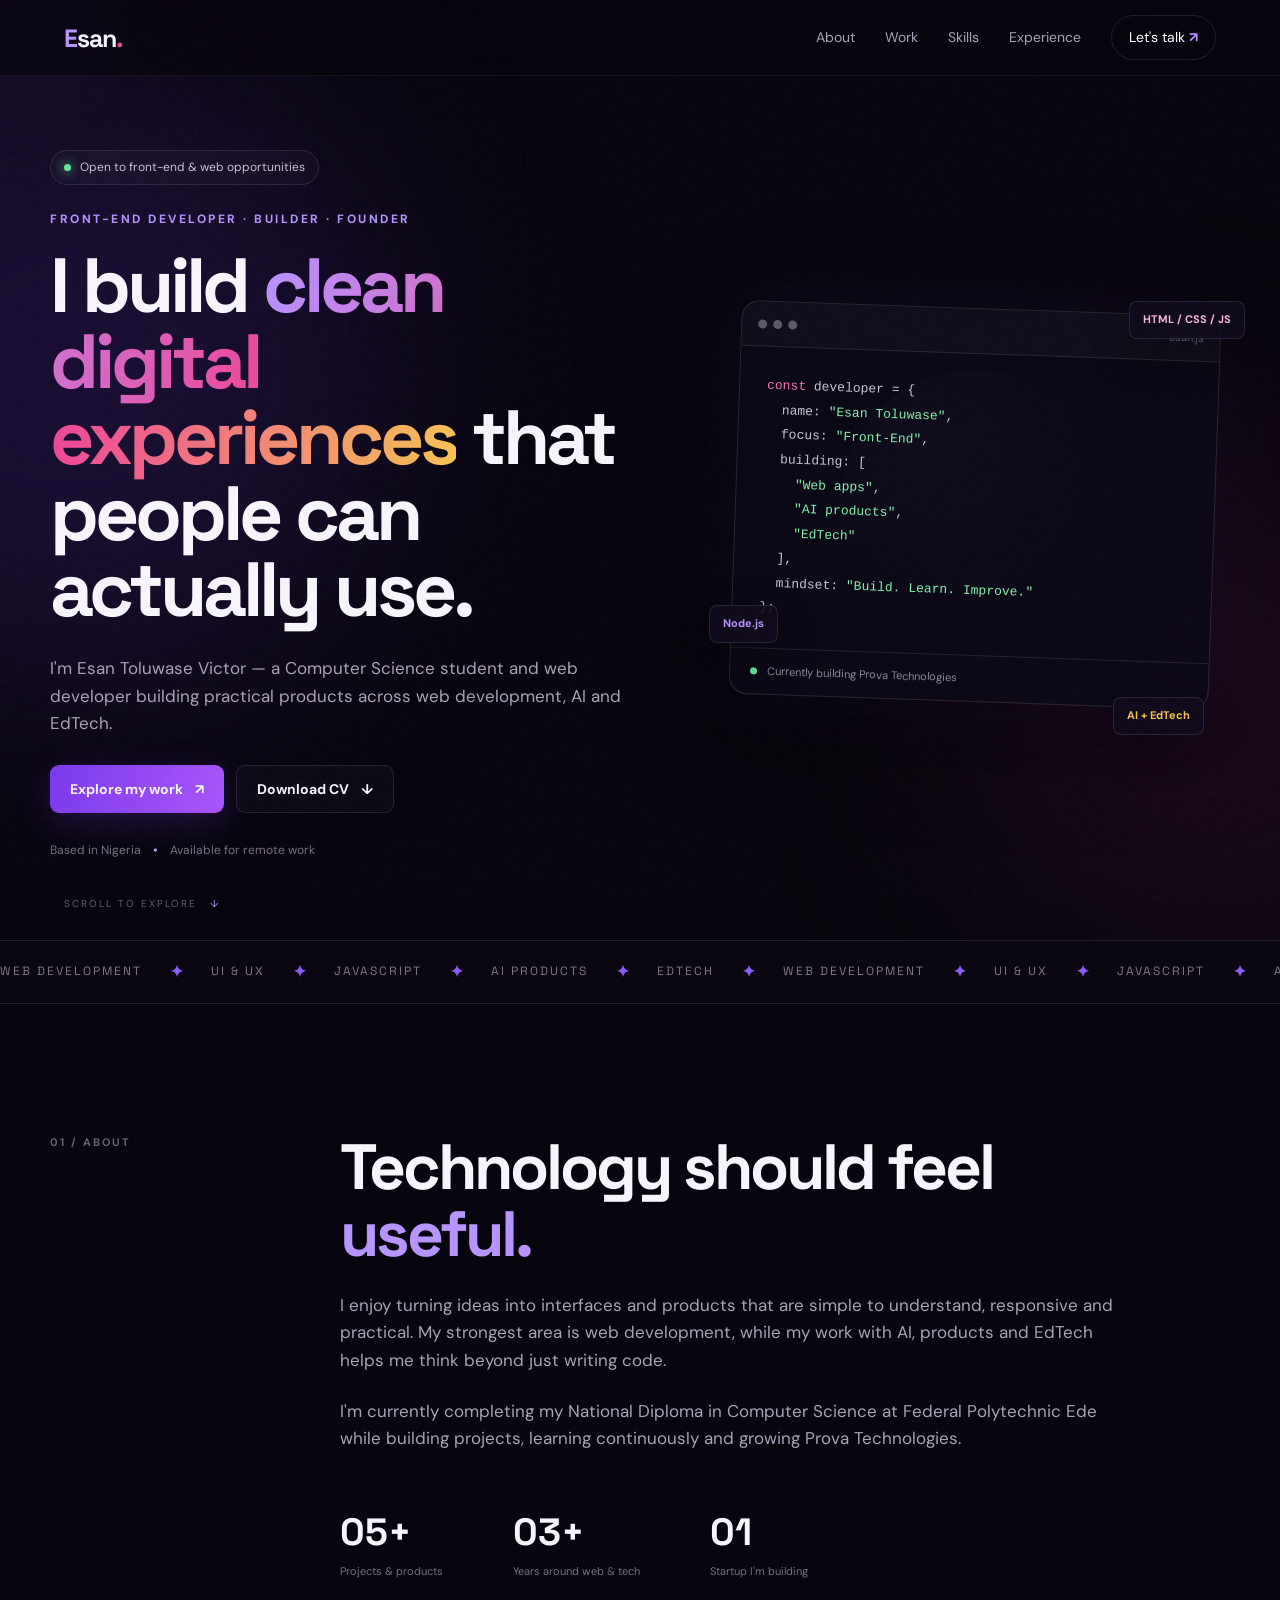
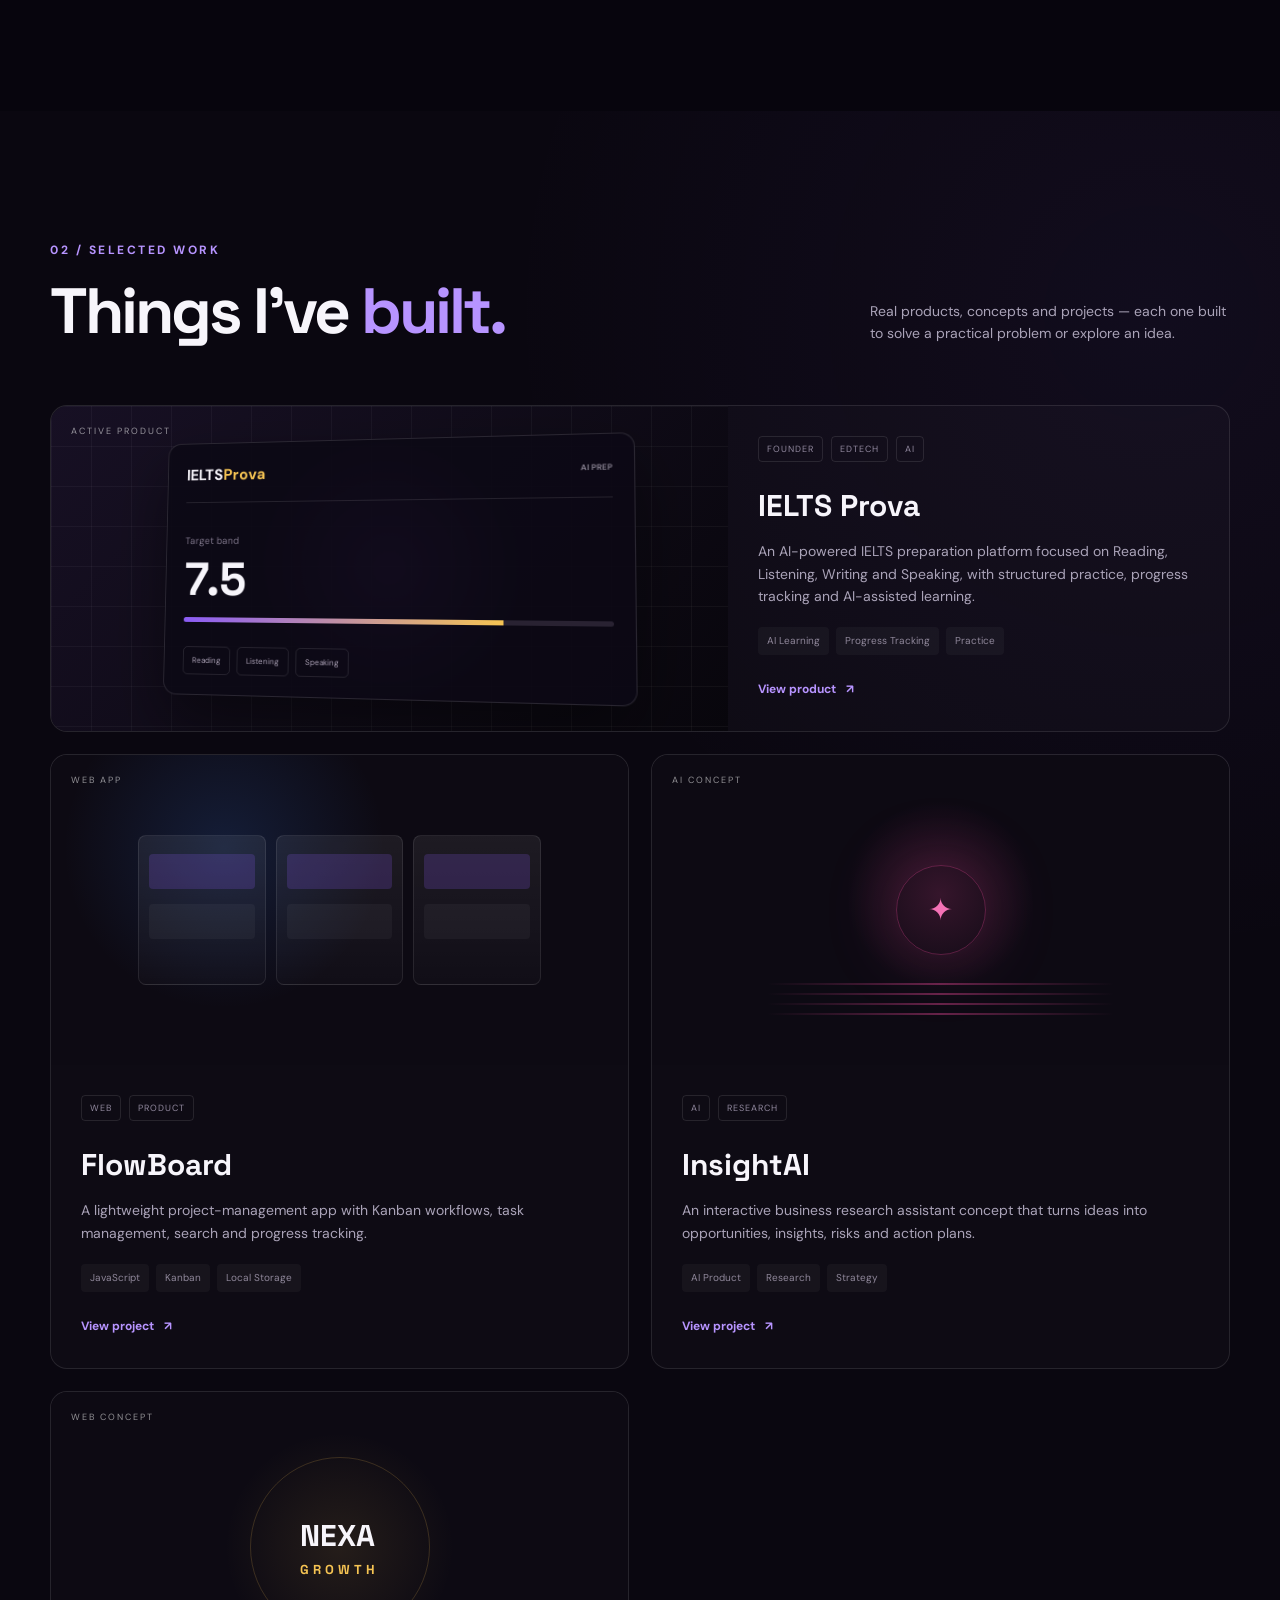
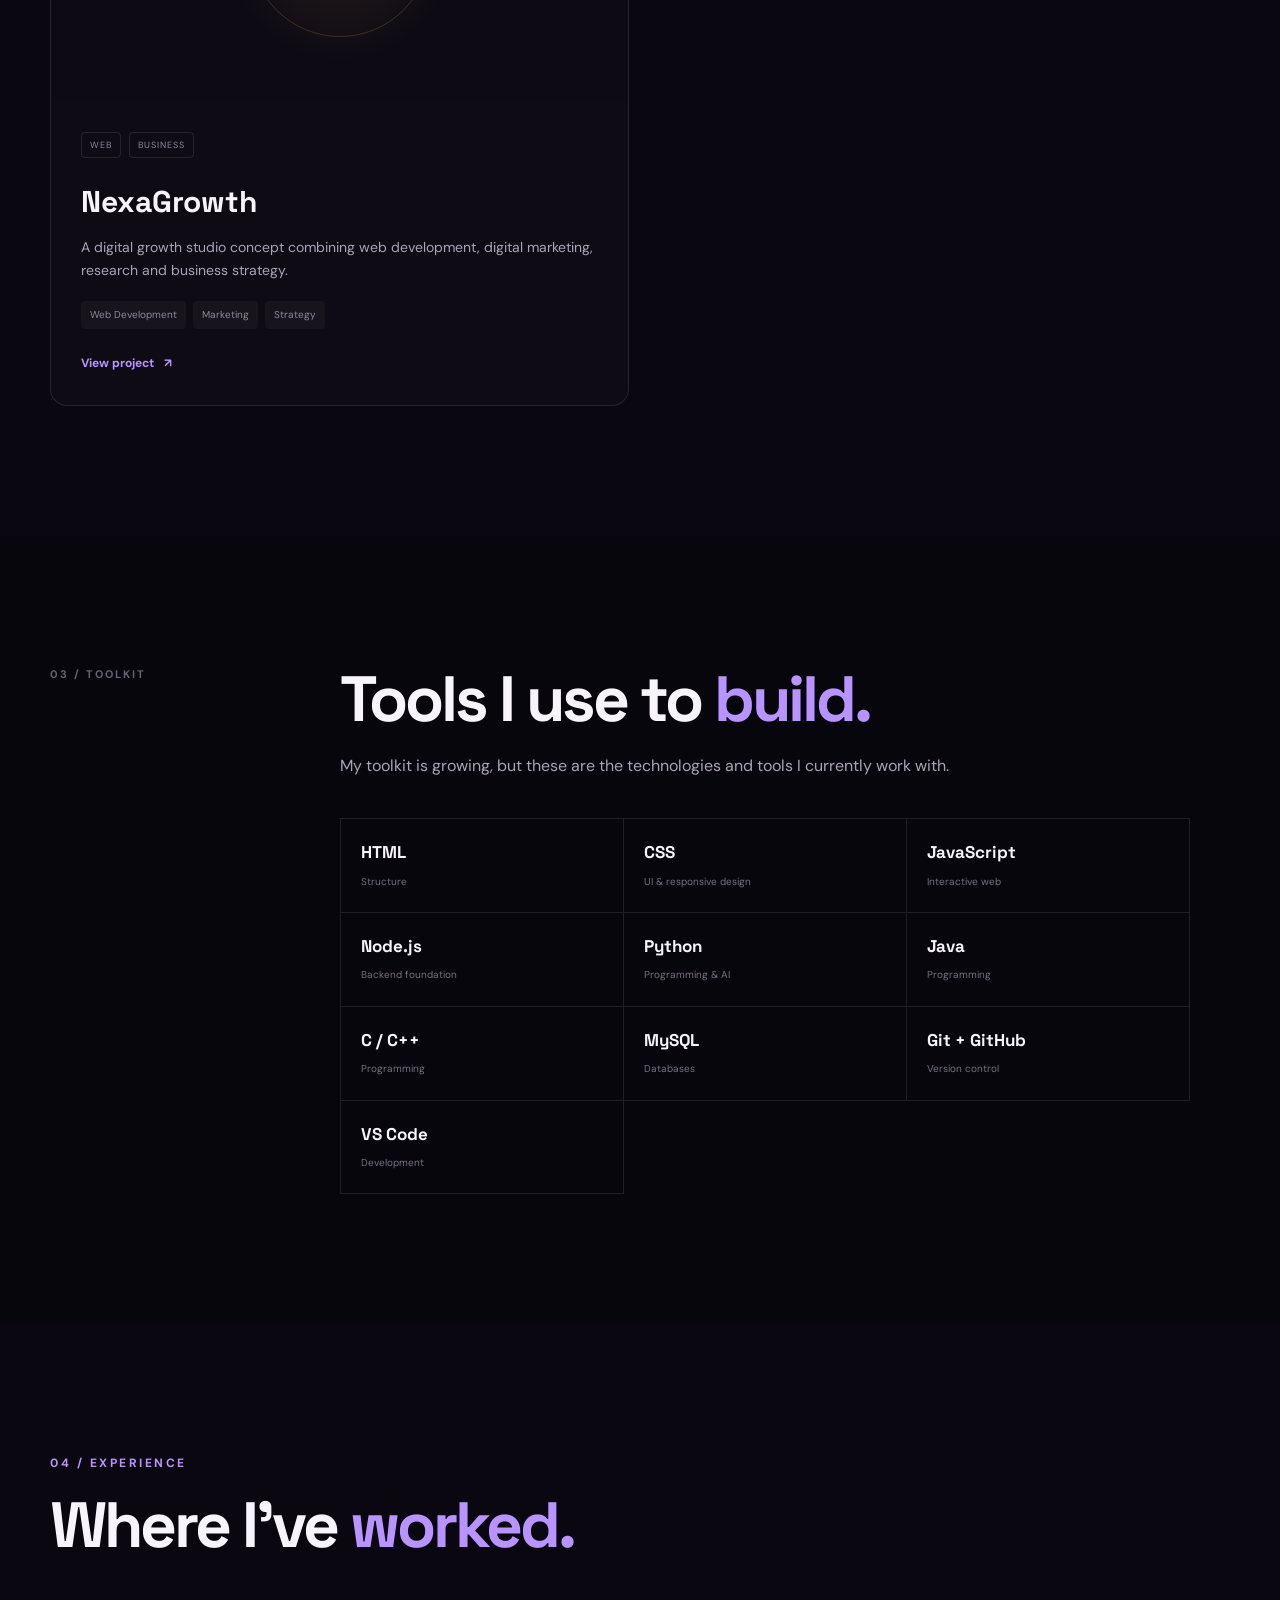
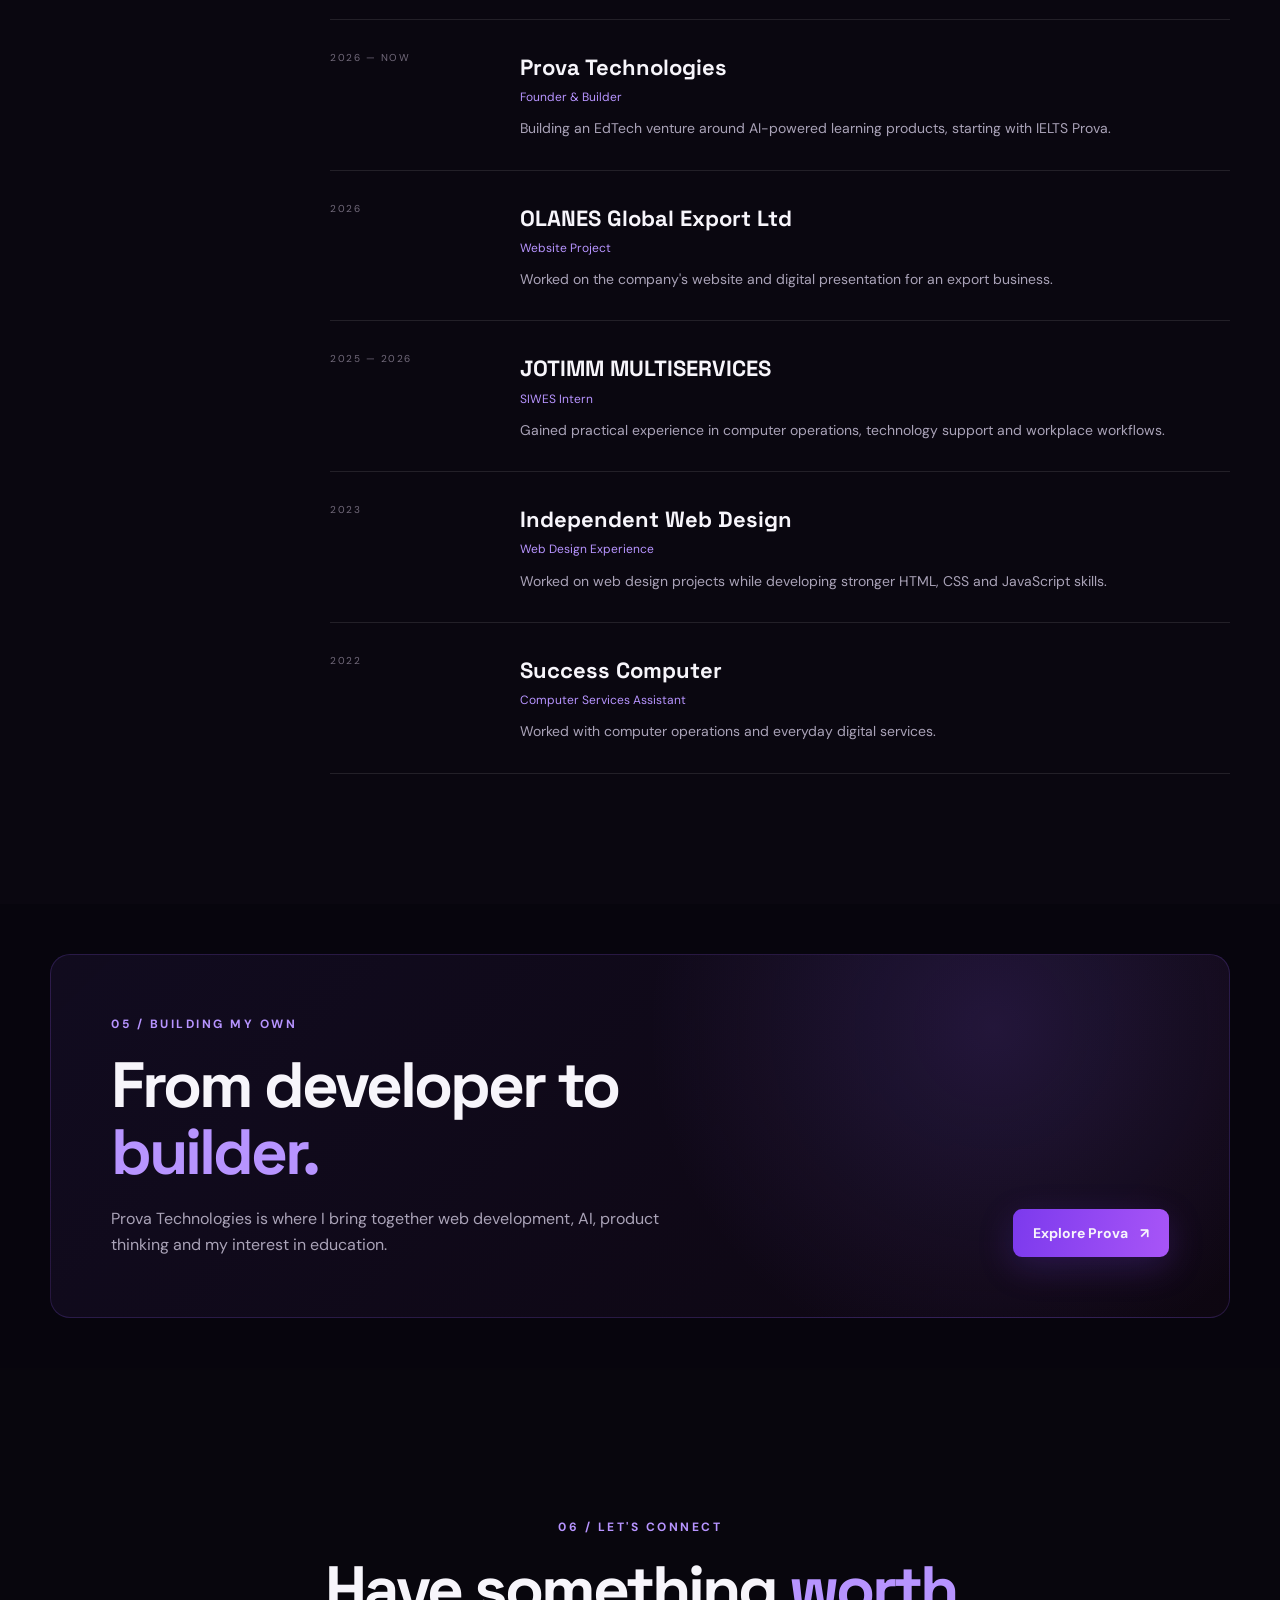
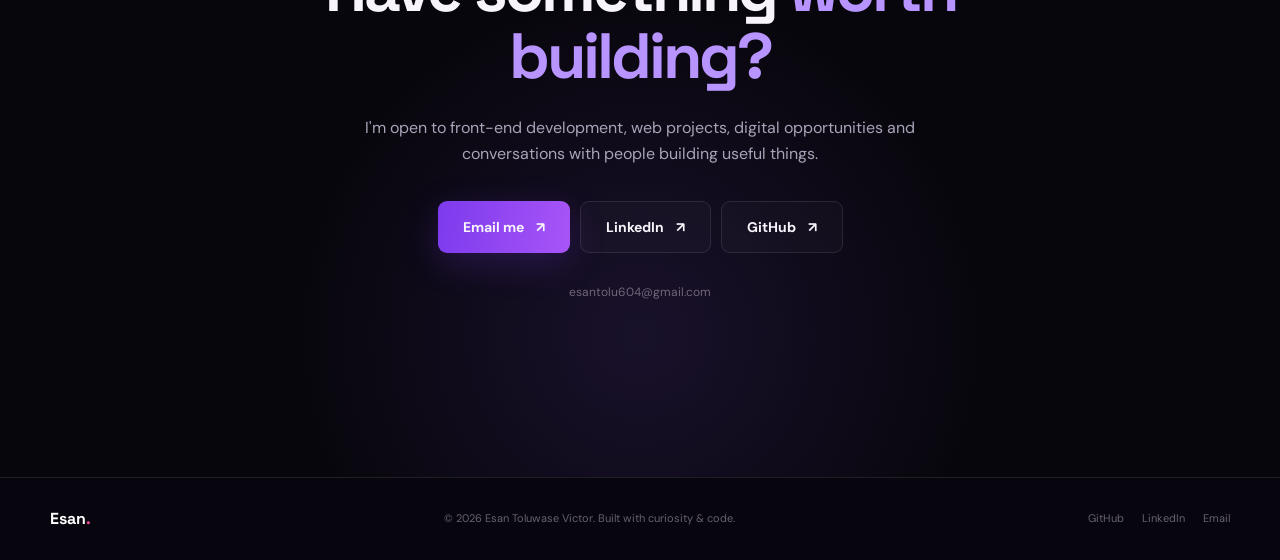
<file: index.html>
<!DOCTYPE html>
<html lang="en">
<head>
  <meta charset="UTF-8">
  <meta name="viewport" content="width=device-width, initial-scale=1.0">
  <meta name="description" content="Esan Toluwase Victor — Front-End Web Developer, AI & EdTech Builder, and Founder.">
  <title>Esan Toluwase Victor — Front-End Developer</title>
  <link rel="preconnect" href="https://fonts.googleapis.com">
  <link rel="preconnect" href="https://fonts.gstatic.com" crossorigin>
  <link href="https://fonts.googleapis.com/css2?family=DM+Sans:wght@400;500;600;700&family=Space+Grotesk:wght@500;600;700&display=swap" rel="stylesheet">
  <link rel="stylesheet" href="style.css">
</head>
<body>
  <div class="cursor-glow"></div>
  <div class="noise"></div>

  <header class="header">
    <a class="brand" href="#home"><span>E</span>san<span class="dot">.</span></a>
    <button class="menu-btn" aria-label="Open menu"><i></i><i></i><i></i></button>

    <nav class="nav">
      <a href="#about">About</a>
      <a href="#work">Work</a>
      <a href="#skills">Skills</a>
      <a href="#experience">Experience</a>
      <a href="#contact" class="nav-contact">Let's talk <b>↗</b></a>
    </nav>
  </header>

  <main>

    <section class="hero" id="home">
      <div class="hero-grid"></div>

      <div class="container hero-inner reveal">
        <div class="hero-copy">
          <div class="availability">
            <span></span>
            Open to front-end & web opportunities
          </div>

          <p class="kicker">FRONT-END DEVELOPER · BUILDER · FOUNDER</p>

          <h1>
            I build <em>clean digital experiences</em>
            that people can actually use.
          </h1>

          <p class="hero-sub">
            I'm Esan Toluwase Victor — a Computer Science student and web developer building practical products across web development, AI and EdTech.
          </p>

          <div class="hero-actions">
            <a class="btn primary" href="#work">
              Explore my work <span>↗</span>
            </a>

            <a class="btn ghost" href="Esan-Toluwase-Victor-CV.pdf" download>
              Download CV <span>↓</span>
            </a>
          </div>

          <div class="hero-meta">
            <span>Based in Nigeria</span>
            <b>•</b>
            <span>Available for remote work</span>
          </div>
        </div>

        <div class="hero-card">
          <div class="orb orb-a"></div>
          <div class="orb orb-b"></div>

          <div class="code-card">
            <div class="window-bar">
              <span></span><span></span><span></span>
              <small>esan.js</small>
            </div>

            <pre><code><span class="pink">const</span> developer = {
  name: <span class="green">"Esan Toluwase"</span>,
  focus: <span class="green">"Front-End"</span>,
  building: [
    <span class="green">"Web apps"</span>,
    <span class="green">"AI products"</span>,
    <span class="green">"EdTech"</span>
  ],
  mindset: <span class="green">"Build. Learn. Improve."</span>
};</code></pre>

            <div class="code-status">
              <span></span>
              Currently building Prova Technologies
            </div>
          </div>

          <div class="floating-chip chip-one">HTML / CSS / JS</div>
          <div class="floating-chip chip-two">Node.js</div>
          <div class="floating-chip chip-three">AI + EdTech</div>
        </div>
      </div>

      <div class="scroll-note">
        SCROLL TO EXPLORE <span>↓</span>
      </div>
    </section>


    <section class="marquee">
      <div class="marquee-track">
        <span>WEB DEVELOPMENT</span><b>✦</b>
        <span>UI & UX</span><b>✦</b>
        <span>JAVASCRIPT</span><b>✦</b>
        <span>AI PRODUCTS</span><b>✦</b>
        <span>EDTECH</span><b>✦</b>
        <span>WEB DEVELOPMENT</span><b>✦</b>
        <span>UI & UX</span><b>✦</b>
        <span>JAVASCRIPT</span><b>✦</b>
        <span>AI PRODUCTS</span><b>✦</b>
        <span>EDTECH</span><b>✦</b>
      </div>
    </section>


    <section class="section about" id="about">
      <div class="container two-col">

        <div class="section-label reveal">
          01 / ABOUT
        </div>

        <div class="about-copy reveal">
          <h2>
            Technology should feel <span>useful.</span>
          </h2>

          <p>
            I enjoy turning ideas into interfaces and products that are simple to understand, responsive and practical. My strongest area is web development, while my work with AI, products and EdTech helps me think beyond just writing code.
          </p>

          <p>
            I'm currently completing my National Diploma in Computer Science at Federal Polytechnic Ede while building projects, learning continuously and growing Prova Technologies.
          </p>

          <div class="stats">
            <div>
              <strong>05+</strong>
              <span>Projects & products</span>
            </div>

            <div>
              <strong>03+</strong>
              <span>Years around web & tech</span>
            </div>

            <div>
              <strong>01</strong>
              <span>Startup I'm building</span>
            </div>
          </div>
        </div>
      </div>
    </section>


    <section class="section work" id="work">
      <div class="container">

        <div class="section-head reveal">
          <div>
            <p class="eyebrow">02 / SELECTED WORK</p>
            <h2>Things I've <span>built.</span></h2>
          </div>

          <p>
            Real products, concepts and projects — each one built to solve a practical problem or explore an idea.
          </p>
        </div>


        <div class="projects">

          <article class="project project-featured reveal">
            <div class="project-art prova-art">
              <div class="art-grid"></div>

              <div class="mini-dashboard">
                <div class="mini-top">
                  <span>IELTS<span class="gold">Prova</span></span>
                  <small>AI PREP</small>
                </div>

                <div class="mini-score">
                  <small>Target band</small>
                  <strong>7.5</strong>
                  <div class="progress"><i></i></div>
                </div>

                <div class="mini-boxes">
                  <span>Reading</span>
                  <span>Listening</span>
                  <span>Speaking</span>
                </div>
              </div>

              <label>ACTIVE PRODUCT</label>
            </div>

            <div class="project-info">
              <div class="tags">
                <span>FOUNDER</span>
                <span>EDTECH</span>
                <span>AI</span>
              </div>

              <h3>IELTS Prova</h3>

              <p>
                An AI-powered IELTS preparation platform focused on Reading, Listening, Writing and Speaking, with structured practice, progress tracking and AI-assisted learning.
              </p>

              <div class="features">
                <span>AI Learning</span>
                <span>Progress Tracking</span>
                <span>Practice</span>
              </div>

              <a href="https://esantoluwase.github.io/IELTSPROVA-/" target="_blank" class="project-link">
                View product <span>↗</span>
              </a>
            </div>
          </article>


          <article class="project reveal">
            <div class="project-art flow-art">
              <div class="kanban">
                <div></div><div></div><div></div>
              </div>

              <label>WEB APP</label>
            </div>

            <div class="project-info">
              <div class="tags">
                <span>WEB</span>
                <span>PRODUCT</span>
              </div>

              <h3>FlowBoard</h3>

              <p>
                A lightweight project-management app with Kanban workflows, task management, search and progress tracking.
              </p>

              <div class="features">
                <span>JavaScript</span>
                <span>Kanban</span>
                <span>Local Storage</span>
              </div>

              <a href="https://esantoluwase.github.io/flowboard/" target="_blank" class="project-link">
                View project <span>↗</span>
              </a>
            </div>
          </article>


          <article class="project reveal">
            <div class="project-art insight-art">
              <div class="pulse">✦</div>

              <div class="ai-lines">
                <i></i><i></i><i></i><i></i>
              </div>

              <label>AI CONCEPT</label>
            </div>

            <div class="project-info">
              <div class="tags">
                <span>AI</span>
                <span>RESEARCH</span>
              </div>

              <h3>InsightAI</h3>

              <p>
                An interactive business research assistant concept that turns ideas into opportunities, insights, risks and action plans.
              </p>

              <div class="features">
                <span>AI Product</span>
                <span>Research</span>
                <span>Strategy</span>
              </div>

              <a href="https://esantoluwase.github.io/insightai/" target="_blank" class="project-link">
                View project <span>↗</span>
              </a>
            </div>
          </article>


          <article class="project reveal">
            <div class="project-art nexa-art">
              <div class="nexa-word">
                NEXA<span>GROWTH</span>
              </div>

              <div class="nexa-ring"></div>

              <label>WEB CONCEPT</label>
            </div>

            <div class="project-info">
              <div class="tags">
                <span>WEB</span>
                <span>BUSINESS</span>
              </div>

              <h3>NexaGrowth</h3>

              <p>
                A digital growth studio concept combining web development, digital marketing, research and business strategy.
              </p>

              <div class="features">
                <span>Web Development</span>
                <span>Marketing</span>
                <span>Strategy</span>
              </div>

              <a href="https://esantoluwase.github.io/nexagrowth/" target="_blank" class="project-link">
                View project <span>↗</span>
              </a>
            </div>
          </article>

        </div>
      </div>
    </section>


    <section class="section skills" id="skills">
      <div class="container two-col">

        <div class="section-label reveal">
          03 / TOOLKIT
        </div>

        <div class="skills-content reveal">
          <h2>
            Tools I use to <span>build.</span>
          </h2>

          <p class="muted">
            My toolkit is growing, but these are the technologies and tools I currently work with.
          </p>

          <div class="skill-grid">
            <div class="skill"><b>HTML</b><small>Structure</small></div>
            <div class="skill"><b>CSS</b><small>UI & responsive design</small></div>
            <div class="skill"><b>JavaScript</b><small>Interactive web</small></div>
            <div class="skill"><b>Node.js</b><small>Backend foundation</small></div>
            <div class="skill"><b>Python</b><small>Programming & AI</small></div>
            <div class="skill"><b>Java</b><small>Programming</small></div>
            <div class="skill"><b>C / C++</b><small>Programming</small></div>
            <div class="skill"><b>MySQL</b><small>Databases</small></div>
            <div class="skill"><b>Git + GitHub</b><small>Version control</small></div>
            <div class="skill"><b>VS Code</b><small>Development</small></div>
          </div>
        </div>
      </div>
    </section>


    <section class="section experience" id="experience">
      <div class="container">

        <div class="section-head reveal">
          <div>
            <p class="eyebrow">04 / EXPERIENCE</p>
            <h2>Where I've <span>worked.</span></h2>
          </div>
        </div>

        <div class="timeline">

          <div class="timeline-item reveal">
            <div class="year">2026 — NOW</div>
            <div>
              <h3>Prova Technologies</h3>
              <p class="role">Founder & Builder</p>
              <p>
                Building an EdTech venture around AI-powered learning products, starting with IELTS Prova.
              </p>
            </div>
          </div>

          <div class="timeline-item reveal">
            <div class="year">2026</div>
            <div>
              <h3>OLANES Global Export Ltd</h3>
              <p class="role">Website Project</p>
              <p>
                Worked on the company's website and digital presentation for an export business.
              </p>
            </div>
          </div>

          <div class="timeline-item reveal">
            <div class="year">2025 — 2026</div>
            <div>
              <h3>JOTIMM MULTISERVICES</h3>
              <p class="role">SIWES Intern</p>
              <p>
                Gained practical experience in computer operations, technology support and workplace workflows.
              </p>
            </div>
          </div>

          <div class="timeline-item reveal">
            <div class="year">2023</div>
            <div>
              <h3>Independent Web Design</h3>
              <p class="role">Web Design Experience</p>
              <p>
                Worked on web design projects while developing stronger HTML, CSS and JavaScript skills.
              </p>
            </div>
          </div>

          <div class="timeline-item reveal">
            <div class="year">2022</div>
            <div>
              <h3>Success Computer</h3>
              <p class="role">Computer Services Assistant</p>
              <p>
                Worked with computer operations and everyday digital services.
              </p>
            </div>
          </div>

        </div>
      </div>
    </section>


    <section class="section founder">
      <div class="container founder-card reveal">

        <div>
          <p class="eyebrow">05 / BUILDING MY OWN</p>

          <h2>
            From developer to <span>builder.</span>
          </h2>

          <p>
            Prova Technologies is where I bring together web development, AI, product thinking and my interest in education.
          </p>
        </div>

        <a class="btn primary" href="https://ieltsprova.netlify.app/" target="_blank">
          Explore Prova <span>↗</span>
        </a>

      </div>
    </section>


    <section class="section contact" id="contact">
      <div class="container contact-inner reveal">

        <p class="eyebrow">06 / LET'S CONNECT</p>

        <h2>
          Have something <span>worth building?</span>
        </h2>

        <p>
          I'm open to front-end development, web projects, digital opportunities and conversations with people building useful things.
        </p>

        <div class="contact-actions">
          <a class="btn primary large" href="mailto:esantolu604@gmail.com">
            Email me <span>↗</span>
          </a>

          <a class="btn outline large" href="https://www.linkedin.com/in/esantoluwasevictor" target="_blank">
            LinkedIn <span>↗</span>
          </a>

          <a class="btn outline large" href="https://github.com/esantoluwase" target="_blank">
            GitHub <span>↗</span>
          </a>
        </div>

        <p class="email-line">esantolu604@gmail.com</p>
      </div>
    </section>

  </main>


  <footer>
    <div class="container">
      <strong>Esan<span>.</span></strong>

      <p>
        © 2026 Esan Toluwase Victor. Built with curiosity & code.
      </p>

      <div>
        <a href="https://github.com/esantoluwase">GitHub</a>
        <a href="https://www.linkedin.com/in/esantoluwasevictor">LinkedIn</a>
        <a href="mailto:esantolu604@gmail.com">Email</a>
      </div>
    </div>
  </footer>

  <script src="script.js"></script>
</body>
  </html>
</file>
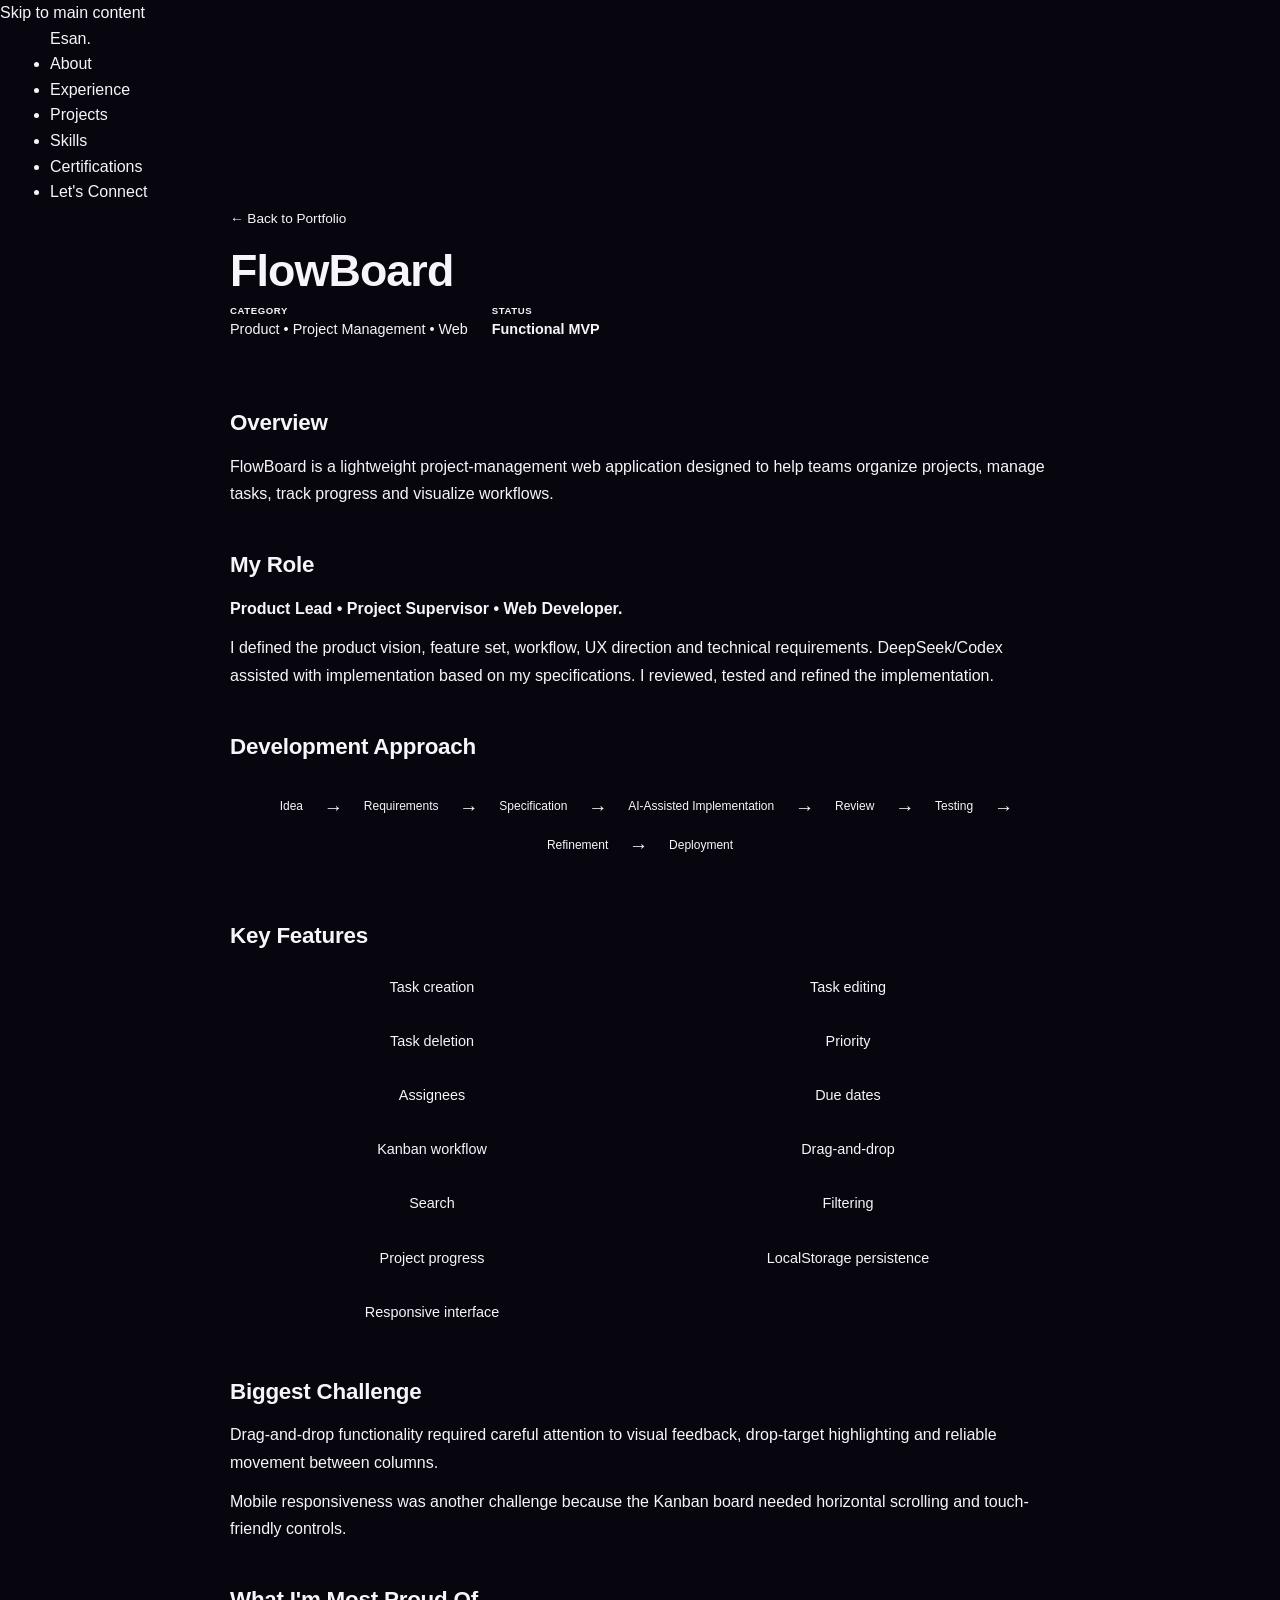
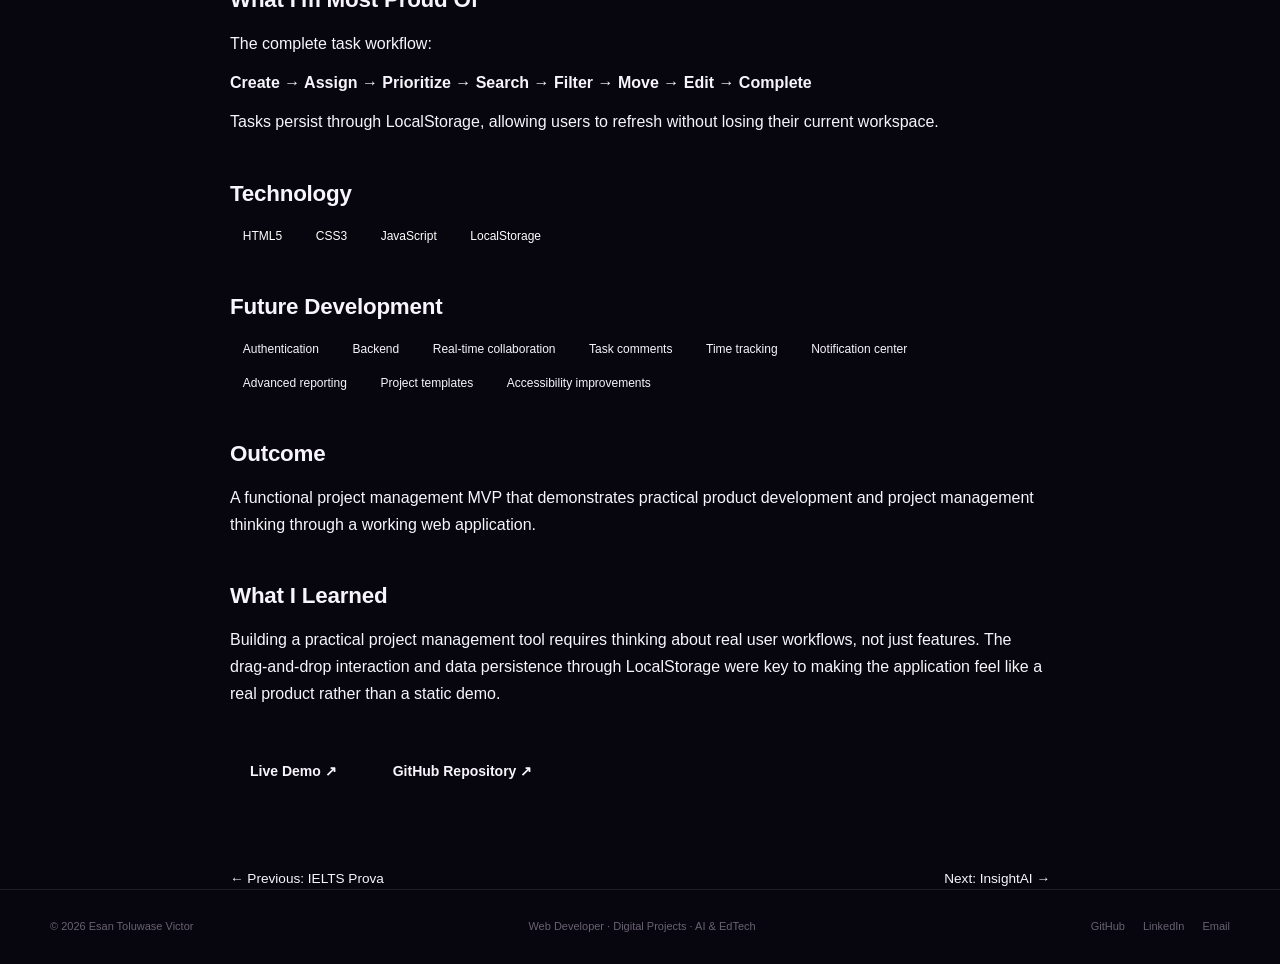
<file: project/flowboard.html>
<!DOCTYPE html>
<html lang="en">
<head>
    <meta charset="UTF-8" />
    <meta name="viewport" content="width=device-width, initial-scale=1.0" />
    <title>FlowBoard — Case Study | Esan Toluwase Victor</title>
    <meta name="description" content="FlowBoard is a lightweight project-management web application with Kanban workflows and task management." />
    
    <meta property="og:title" content="FlowBoard — Case Study" />
    <meta property="og:description" content="Project management web application with Kanban workflows, task management, and local data persistence." />
    <meta property="og:type" content="website" />
    <meta property="og:url" content="https://esantoluwase.github.io/esantoluwase-portfolio/projects/flowboard.html" />
    
    <link rel="icon" href="data:image/svg+xml,<svg xmlns='http://www.w3.org/2000/svg' viewBox='0 0 100 100'><text y='.9em' font-size='90'>🚀</text></svg>" />
    
    <link rel="preconnect" href="https://fonts.googleapis.com" />
    <link rel="preconnect" href="https://fonts.gstatic.com" crossorigin />
    <link href="https://fonts.googleapis.com/css2?family=Inter:opsz,wght@14..32,400;14..32,500;14..32,600;14..32,700&family=Space+Grotesk:wght@400;500;600;700&display=swap" rel="stylesheet" />
    
    <link rel="stylesheet" href="../style.css" />
    <style>
        .case-study {
            padding: calc(var(--header-height) + 3rem) 0 3rem;
            max-width: 820px;
            margin: 0 auto;
        }
        .case-study-header {
            margin-bottom: 2.5rem;
            border-bottom: 1px solid var(--color-border);
            padding-bottom: 1.5rem;
        }
        .case-study-header .back-link {
            display: inline-flex;
            align-items: center;
            gap: 0.4rem;
            font-size: 0.85rem;
            color: var(--color-muted);
            text-decoration: none;
            margin-bottom: 1rem;
            transition: color 0.2s;
        }
        .case-study-header .back-link:hover {
            color: var(--color-accent);
            text-decoration: none;
        }
        .case-study-header h1 {
            font-family: var(--font-heading);
            font-weight: 700;
            font-size: 2.8rem;
            letter-spacing: -0.02em;
            line-height: 1.1;
            margin-bottom: 0.5rem;
        }
        .case-study-meta {
            display: flex;
            flex-wrap: wrap;
            gap: 1.5rem;
            margin-top: 0.5rem;
        }
        .case-study-meta .meta-item {
            display: flex;
            flex-direction: column;
        }
        .case-study-meta .meta-label {
            font-size: 0.6rem;
            font-weight: 600;
            text-transform: uppercase;
            letter-spacing: 0.06em;
            color: var(--color-muted);
        }
        .case-study-meta .meta-value {
            font-weight: 500;
            font-size: 0.9rem;
            color: var(--color-dark);
        }
        .case-study-section {
            margin-bottom: 2.5rem;
        }
        .case-study-section h2 {
            font-family: var(--font-heading);
            font-weight: 600;
            font-size: 1.4rem;
            letter-spacing: -0.01em;
            margin-bottom: 0.75rem;
            color: var(--color-dark);
        }
        .case-study-section p {
            font-size: 1rem;
            color: var(--color-muted);
            line-height: 1.7;
            margin-bottom: 0.75rem;
        }
        .case-study-section ul {
            list-style: none;
            padding: 0;
            display: flex;
            flex-wrap: wrap;
            gap: 0.5rem;
        }
        .case-study-section ul li {
            font-size: 0.75rem;
            font-weight: 500;
            padding: 0.2rem 0.8rem;
            background: var(--color-bg);
            border-radius: 100px;
            border: 1px solid var(--color-border);
            color: var(--color-muted);
        }
        .case-study-section .feature-grid {
            display: grid;
            grid-template-columns: 1fr 1fr;
            gap: 0.75rem;
        }
        .case-study-section .feature-grid .feature-item {
            background: var(--color-bg);
            padding: 0.6rem 1rem;
            border-radius: var(--radius);
            border: 1px solid var(--color-border);
            font-size: 0.9rem;
            font-weight: 500;
            color: var(--color-dark);
            text-align: center;
        }
        .case-study-nav {
            display: flex;
            justify-content: space-between;
            flex-wrap: wrap;
            gap: 1rem;
            margin-top: 3rem;
            padding-top: 1.5rem;
            border-top: 1px solid var(--color-border);
        }
        .case-study-nav .nav-link {
            font-size: 0.85rem;
            color: var(--color-muted);
            text-decoration: none;
            transition: color 0.2s;
            display: inline-flex;
            align-items: center;
            gap: 0.4rem;
        }
        .case-study-nav .nav-link:hover {
            color: var(--color-accent);
            text-decoration: none;
        }
        .case-study-nav .nav-link.prev { color: var(--color-muted); }
        .case-study-nav .nav-link.next { color: var(--color-accent); font-weight: 500; }
        .case-study-nav .nav-link.next:hover { text-decoration: underline; }
        .tech-tags {
            display: flex;
            flex-wrap: wrap;
            gap: 0.5rem;
        }
        .tech-tags span {
            font-size: 0.75rem;
            font-weight: 500;
            padding: 0.2rem 0.8rem;
            background: var(--color-accent);
            color: #fff;
            border-radius: 100px;
        }
        .workflow-visual {
            display: flex;
            flex-wrap: wrap;
            gap: 0.5rem;
            justify-content: center;
            padding: 1rem;
            background: var(--color-bg);
            border-radius: var(--radius);
            border: 1px solid var(--color-border);
        }
        .workflow-visual .step {
            font-size: 0.75rem;
            font-weight: 500;
            padding: 0.3rem 0.8rem;
            background: var(--color-white);
            border-radius: 100px;
            border: 1px solid var(--color-border);
            color: var(--color-dark);
        }
        .workflow-visual .arrow {
            font-size: 1.2rem;
            color: var(--color-muted);
        }
        @media (max-width: 640px) {
            .case-study-header h1 { font-size: 2rem; }
            .case-study-meta { gap: 1rem; }
            .case-study-section .feature-grid { grid-template-columns: 1fr; }
            .case-study-nav { flex-direction: column; align-items: center; text-align: center; }
            .workflow-visual .arrow { display: none; }
        }
    </style>
</head>
<body>

    <a href="#main-content" class="skip-link">Skip to main content</a>

    <header class="site-header" role="banner">
        <div class="container header-container">
            <div class="logo">
                <a href="../index.html" aria-label="Esan Toluwase Victor Portfolio Home">
                    <span class="logo-text">Esan<span class="logo-accent">.</span></span>
                </a>
            </div>
            <nav class="primary-nav" aria-label="Main navigation">
                <ul class="nav-list">
                    <li><a href="../index.html#about" class="nav-link">About</a></li>
                    <li><a href="../index.html#experience" class="nav-link">Experience</a></li>
                    <li><a href="../index.html#projects" class="nav-link">Projects</a></li>
                    <li><a href="../index.html#skills" class="nav-link">Skills</a></li>
                    <li><a href="../index.html#certifications" class="nav-link">Certifications</a></li>
                    <li><a href="../index.html#contact" class="nav-link nav-cta">Let's Connect</a></li>
                </ul>
            </nav>
        </div>
    </header>

    <main id="main-content">
        <article class="case-study">
            <div class="case-study-header">
                <a href="../index.html#projects" class="back-link">← Back to Portfolio</a>
                <h1>FlowBoard</h1>
                <div class="case-study-meta">
                    <div class="meta-item">
                        <span class="meta-label">Category</span>
                        <span class="meta-value">Product • Project Management • Web</span>
                    </div>
                    <div class="meta-item">
                        <span class="meta-label">Status</span>
                        <span class="meta-value" style="color:var(--color-success);font-weight:600;">Functional MVP</span>
                    </div>
                </div>
            </div>

            <section class="case-study-section">
                <h2>Overview</h2>
                <p>FlowBoard is a lightweight project-management web application designed to help teams organize projects, manage tasks, track progress and visualize workflows.</p>
            </section>

            <section class="case-study-section">
                <h2>My Role</h2>
                <p><strong>Product Lead • Project Supervisor • Web Developer.</strong></p>
                <p>I defined the product vision, feature set, workflow, UX direction and technical requirements. DeepSeek/Codex assisted with implementation based on my specifications. I reviewed, tested and refined the implementation.</p>
            </section>

            <section class="case-study-section">
                <h2>Development Approach</h2>
                <div class="workflow-visual">
                    <span class="step">Idea</span>
                    <span class="arrow">→</span>
                    <span class="step">Requirements</span>
                    <span class="arrow">→</span>
                    <span class="step">Specification</span>
                    <span class="arrow">→</span>
                    <span class="step">AI-Assisted Implementation</span>
                    <span class="arrow">→</span>
                    <span class="step">Review</span>
                    <span class="arrow">→</span>
                    <span class="step">Testing</span>
                    <span class="arrow">→</span>
                    <span class="step">Refinement</span>
                    <span class="arrow">→</span>
                    <span class="step">Deployment</span>
                </div>
            </section>

            <section class="case-study-section">
                <h2>Key Features</h2>
                <div class="feature-grid">
                    <span class="feature-item">Task creation</span>
                    <span class="feature-item">Task editing</span>
                    <span class="feature-item">Task deletion</span>
                    <span class="feature-item">Priority</span>
                    <span class="feature-item">Assignees</span>
                    <span class="feature-item">Due dates</span>
                    <span class="feature-item">Kanban workflow</span>
                    <span class="feature-item">Drag-and-drop</span>
                    <span class="feature-item">Search</span>
                    <span class="feature-item">Filtering</span>
                    <span class="feature-item">Project progress</span>
                    <span class="feature-item">LocalStorage persistence</span>
                    <span class="feature-item">Responsive interface</span>
                </div>
            </section>

            <section class="case-study-section">
                <h2>Biggest Challenge</h2>
                <p>Drag-and-drop functionality required careful attention to visual feedback, drop-target highlighting and reliable movement between columns.</p>
                <p>Mobile responsiveness was another challenge because the Kanban board needed horizontal scrolling and touch-friendly controls.</p>
            </section>

            <section class="case-study-section">
                <h2>What I'm Most Proud Of</h2>
                <p>The complete task workflow:</p>
                <p><strong>Create → Assign → Prioritize → Search → Filter → Move → Edit → Complete</strong></p>
                <p>Tasks persist through LocalStorage, allowing users to refresh without losing their current workspace.</p>
            </section>

            <section class="case-study-section">
                <h2>Technology</h2>
                <div class="tech-tags">
                    <span>HTML5</span>
                    <span>CSS3</span>
                    <span>JavaScript</span>
                    <span>LocalStorage</span>
                </div>
            </section>

            <section class="case-study-section">
                <h2>Future Development</h2>
                <ul>
                    <li>Authentication</li>
                    <li>Backend</li>
                    <li>Real-time collaboration</li>
                    <li>Task comments</li>
                    <li>Time tracking</li>
                    <li>Notification center</li>
                    <li>Advanced reporting</li>
                    <li>Project templates</li>
                    <li>Accessibility improvements</li>
                </ul>
            </section>

            <section class="case-study-section">
                <h2>Outcome</h2>
                <p>A functional project management MVP that demonstrates practical product development and project management thinking through a working web application.</p>
            </section>

            <section class="case-study-section">
                <h2>What I Learned</h2>
                <p>Building a practical project management tool requires thinking about real user workflows, not just features. The drag-and-drop interaction and data persistence through LocalStorage were key to making the application feel like a real product rather than a static demo.</p>
            </section>

            <div class="case-study-section">
                <div class="project-links" style="display:flex;flex-wrap:wrap;gap:1rem;margin-top:0.5rem;">
                    <a href="https://esantoluwase.github.io/flowboard/" target="_blank" rel="noopener noreferrer" class="btn btn-primary">Live Demo ↗</a>
                    <a href="https://github.com/esantoluwase/flowboard" target="_blank" rel="noopener noreferrer" class="btn btn-secondary">GitHub Repository ↗</a>
                </div>
            </div>

            <nav class="case-study-nav">
                <a href="ielts-prova.html" class="nav-link prev">← Previous: IELTS Prova</a>
                <a href="insightai.html" class="nav-link next">Next: InsightAI →</a>
            </nav>
        </article>
    </main>

    <footer class="site-footer" role="contentinfo">
        <div class="container footer-container">
            <p>&copy; 2026 Esan Toluwase Victor</p>
            <p class="footer-tagline">Web Developer · Digital Projects · AI &amp; EdTech</p>
            <div class="footer-links">
                <a href="https://github.com/esantoluwase" target="_blank" rel="noopener noreferrer">GitHub</a>
                <a href="https://www.linkedin.com/in/esan-toluwase-victor-aa7307339/" target="_blank" rel="noopener noreferrer">LinkedIn</a>
                <a href="mailto:esantolu604@gmail.com">Email</a>
            </div>
        </div>
    </footer>

    <script src="../script.js" defer></script>
</body>
  </html>
</file>
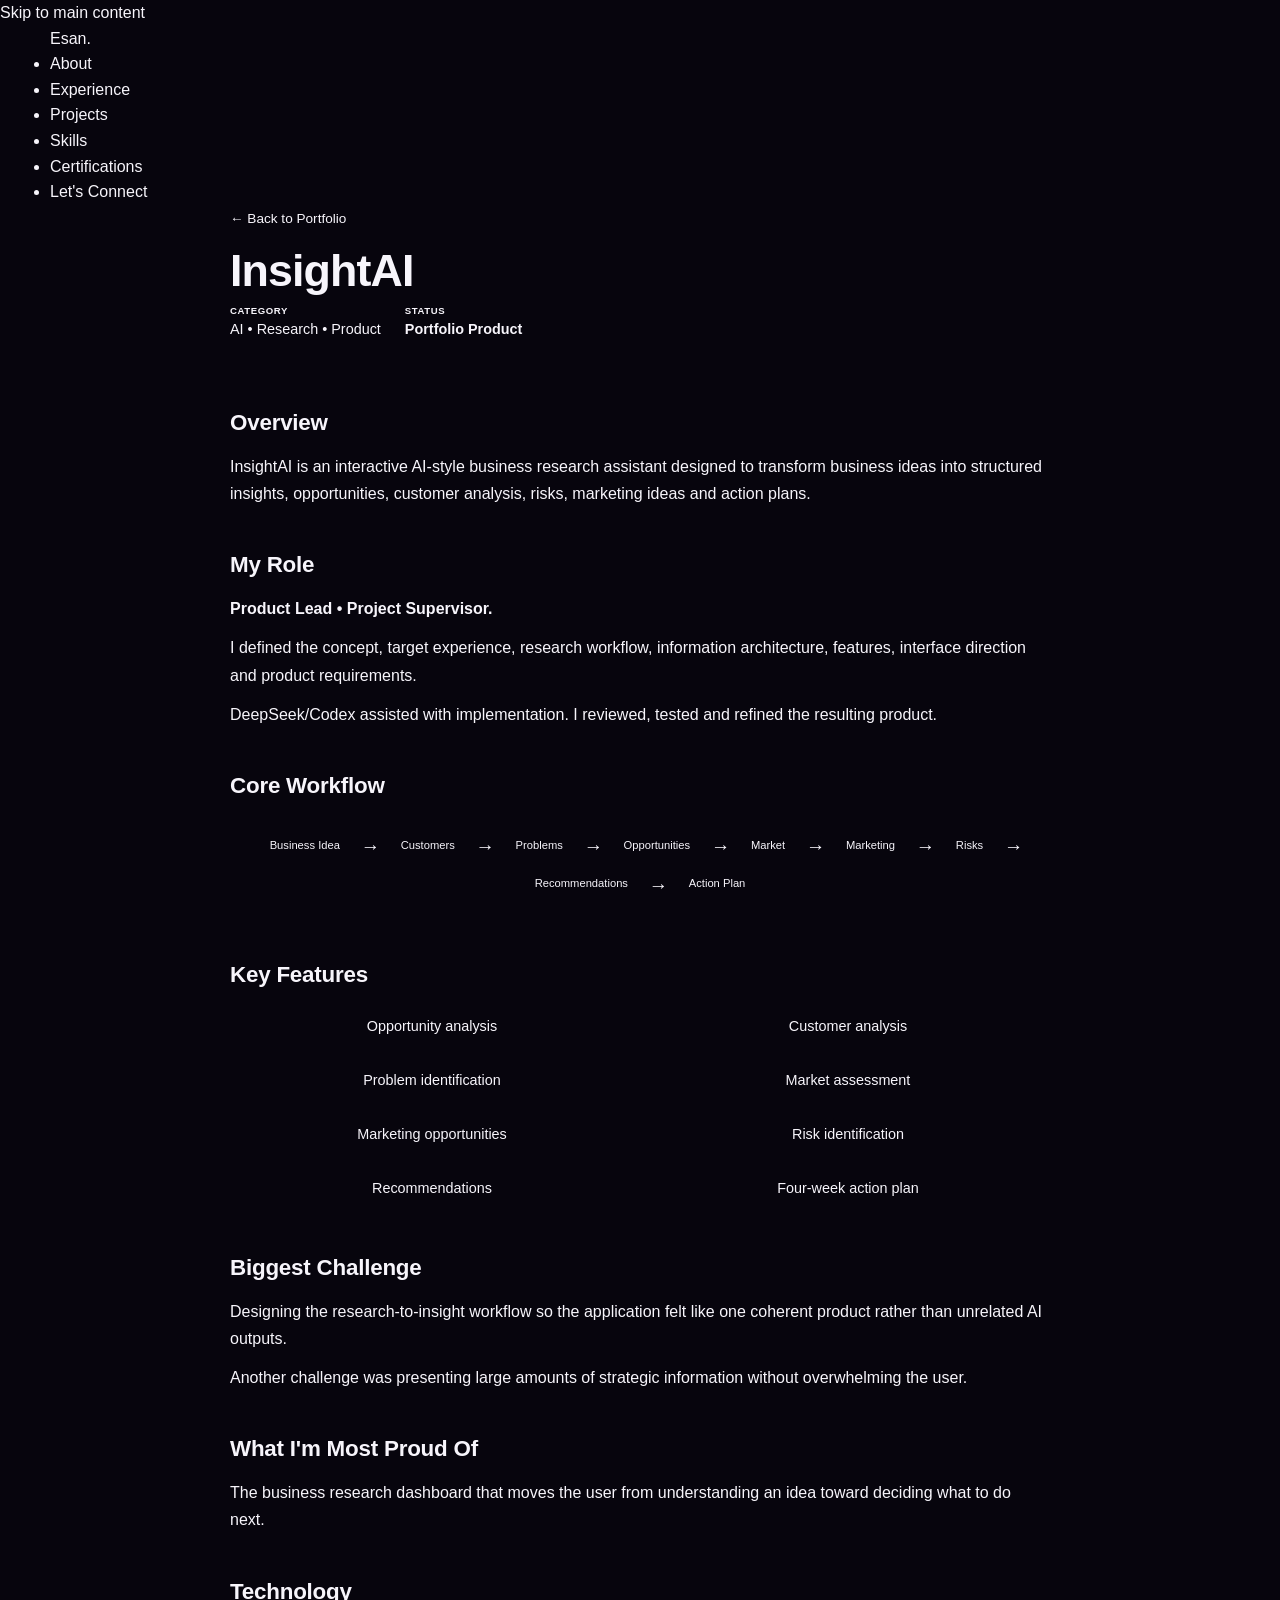
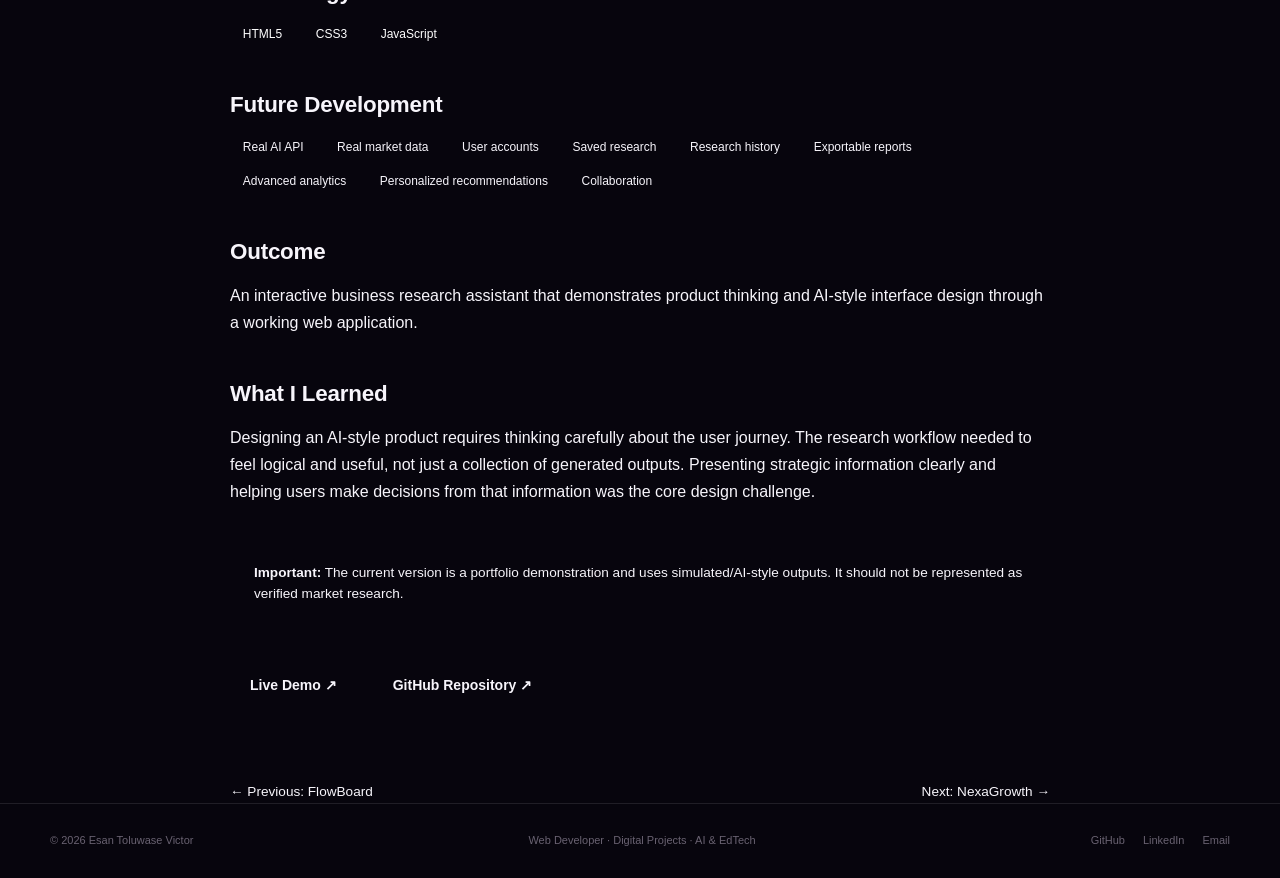
<file: project/insightai.html>
<!DOCTYPE html>
<html lang="en">
<head>
    <meta charset="UTF-8" />
    <meta name="viewport" content="width=device-width, initial-scale=1.0" />
    <title>InsightAI — Case Study | Esan Toluwase Victor</title>
    <meta name="description" content="InsightAI is an interactive AI-style business research assistant." />
    
    <meta property="og:title" content="InsightAI — Case Study" />
    <meta property="og:description" content="AI-style business research assistant that transforms ideas into structured insights." />
    <meta property="og:type" content="website" />
    <meta property="og:url" content="https://esantoluwase.github.io/esantoluwase-portfolio/projects/insightai.html" />
    
    <link rel="icon" href="data:image/svg+xml,<svg xmlns='http://www.w3.org/2000/svg' viewBox='0 0 100 100'><text y='.9em' font-size='90'>🚀</text></svg>" />
    
    <link rel="preconnect" href="https://fonts.googleapis.com" />
    <link rel="preconnect" href="https://fonts.gstatic.com" crossorigin />
    <link href="https://fonts.googleapis.com/css2?family=Inter:opsz,wght@14..32,400;14..32,500;14..32,600;14..32,700&family=Space+Grotesk:wght@400;500;600;700&display=swap" rel="stylesheet" />
    
    <link rel="stylesheet" href="../style.css" />
    <style>
        .case-study {
            padding: calc(var(--header-height) + 3rem) 0 3rem;
            max-width: 820px;
            margin: 0 auto;
        }
        .case-study-header {
            margin-bottom: 2.5rem;
            border-bottom: 1px solid var(--color-border);
            padding-bottom: 1.5rem;
        }
        .case-study-header .back-link {
            display: inline-flex;
            align-items: center;
            gap: 0.4rem;
            font-size: 0.85rem;
            color: var(--color-muted);
            text-decoration: none;
            margin-bottom: 1rem;
            transition: color 0.2s;
        }
        .case-study-header .back-link:hover {
            color: var(--color-accent);
            text-decoration: none;
        }
        .case-study-header h1 {
            font-family: var(--font-heading);
            font-weight: 700;
            font-size: 2.8rem;
            letter-spacing: -0.02em;
            line-height: 1.1;
            margin-bottom: 0.5rem;
        }
        .case-study-meta {
            display: flex;
            flex-wrap: wrap;
            gap: 1.5rem;
            margin-top: 0.5rem;
        }
        .case-study-meta .meta-item {
            display: flex;
            flex-direction: column;
        }
        .case-study-meta .meta-label {
            font-size: 0.6rem;
            font-weight: 600;
            text-transform: uppercase;
            letter-spacing: 0.06em;
            color: var(--color-muted);
        }
        .case-study-meta .meta-value {
            font-weight: 500;
            font-size: 0.9rem;
            color: var(--color-dark);
        }
        .case-study-section {
            margin-bottom: 2.5rem;
        }
        .case-study-section h2 {
            font-family: var(--font-heading);
            font-weight: 600;
            font-size: 1.4rem;
            letter-spacing: -0.01em;
            margin-bottom: 0.75rem;
            color: var(--color-dark);
        }
        .case-study-section p {
            font-size: 1rem;
            color: var(--color-muted);
            line-height: 1.7;
            margin-bottom: 0.75rem;
        }
        .case-study-section ul {
            list-style: none;
            padding: 0;
            display: flex;
            flex-wrap: wrap;
            gap: 0.5rem;
        }
        .case-study-section ul li {
            font-size: 0.75rem;
            font-weight: 500;
            padding: 0.2rem 0.8rem;
            background: var(--color-bg);
            border-radius: 100px;
            border: 1px solid var(--color-border);
            color: var(--color-muted);
        }
        .case-study-section .feature-grid {
            display: grid;
            grid-template-columns: 1fr 1fr;
            gap: 0.75rem;
        }
        .case-study-section .feature-grid .feature-item {
            background: var(--color-bg);
            padding: 0.6rem 1rem;
            border-radius: var(--radius);
            border: 1px solid var(--color-border);
            font-size: 0.9rem;
            font-weight: 500;
            color: var(--color-dark);
            text-align: center;
        }
        .case-study-nav {
            display: flex;
            justify-content: space-between;
            flex-wrap: wrap;
            gap: 1rem;
            margin-top: 3rem;
            padding-top: 1.5rem;
            border-top: 1px solid var(--color-border);
        }
        .case-study-nav .nav-link {
            font-size: 0.85rem;
            color: var(--color-muted);
            text-decoration: none;
            transition: color 0.2s;
            display: inline-flex;
            align-items: center;
            gap: 0.4rem;
        }
        .case-study-nav .nav-link:hover {
            color: var(--color-accent);
            text-decoration: none;
        }
        .case-study-nav .nav-link.prev { color: var(--color-muted); }
        .case-study-nav .nav-link.next { color: var(--color-accent); font-weight: 500; }
        .case-study-nav .nav-link.next:hover { text-decoration: underline; }
        .tech-tags {
            display: flex;
            flex-wrap: wrap;
            gap: 0.5rem;
        }
        .tech-tags span {
            font-size: 0.75rem;
            font-weight: 500;
            padding: 0.2rem 0.8rem;
            background: var(--color-accent);
            color: #fff;
            border-radius: 100px;
        }
        .workflow-visual {
            display: flex;
            flex-wrap: wrap;
            gap: 0.5rem;
            justify-content: center;
            padding: 1rem;
            background: var(--color-bg);
            border-radius: var(--radius);
            border: 1px solid var(--color-border);
        }
        .workflow-visual .step {
            font-size: 0.7rem;
            font-weight: 500;
            padding: 0.3rem 0.8rem;
            background: var(--color-white);
            border-radius: 100px;
            border: 1px solid var(--color-border);
            color: var(--color-dark);
        }
        .workflow-visual .arrow {
            font-size: 1.2rem;
            color: var(--color-muted);
        }
        .disclaimer-box {
            background: var(--color-bg);
            padding: 1rem 1.5rem;
            border-radius: var(--radius);
            border-left: 4px solid var(--color-warning);
            font-size: 0.85rem;
            color: var(--color-muted);
            margin: 1.5rem 0;
        }
        @media (max-width: 640px) {
            .case-study-header h1 { font-size: 2rem; }
            .case-study-meta { gap: 1rem; }
            .case-study-section .feature-grid { grid-template-columns: 1fr; }
            .case-study-nav { flex-direction: column; align-items: center; text-align: center; }
            .workflow-visual .arrow { display: none; }
        }
    </style>
</head>
<body>

    <a href="#main-content" class="skip-link">Skip to main content</a>

    <header class="site-header" role="banner">
        <div class="container header-container">
            <div class="logo">
                <a href="../index.html" aria-label="Esan Toluwase Victor Portfolio Home">
                    <span class="logo-text">Esan<span class="logo-accent">.</span></span>
                </a>
            </div>
            <nav class="primary-nav" aria-label="Main navigation">
                <ul class="nav-list">
                    <li><a href="../index.html#about" class="nav-link">About</a></li>
                    <li><a href="../index.html#experience" class="nav-link">Experience</a></li>
                    <li><a href="../index.html#projects" class="nav-link">Projects</a></li>
                    <li><a href="../index.html#skills" class="nav-link">Skills</a></li>
                    <li><a href="../index.html#certifications" class="nav-link">Certifications</a></li>
                    <li><a href="../index.html#contact" class="nav-link nav-cta">Let's Connect</a></li>
                </ul>
            </nav>
        </div>
    </header>

    <main id="main-content">
        <article class="case-study">
            <div class="case-study-header">
                <a href="../index.html#projects" class="back-link">← Back to Portfolio</a>
                <h1>InsightAI</h1>
                <div class="case-study-meta">
                    <div class="meta-item">
                        <span class="meta-label">Category</span>
                        <span class="meta-value">AI • Research • Product</span>
                    </div>
                    <div class="meta-item">
                        <span class="meta-label">Status</span>
                        <span class="meta-value" style="color:var(--color-warning);font-weight:600;">Portfolio Product</span>
                    </div>
                </div>
            </div>

            <section class="case-study-section">
                <h2>Overview</h2>
                <p>InsightAI is an interactive AI-style business research assistant designed to transform business ideas into structured insights, opportunities, customer analysis, risks, marketing ideas and action plans.</p>
            </section>

            <section class="case-study-section">
                <h2>My Role</h2>
                <p><strong>Product Lead • Project Supervisor.</strong></p>
                <p>I defined the concept, target experience, research workflow, information architecture, features, interface direction and product requirements.</p>
                <p>DeepSeek/Codex assisted with implementation. I reviewed, tested and refined the resulting product.</p>
            </section>

            <section class="case-study-section">
                <h2>Core Workflow</h2>
                <div class="workflow-visual">
                    <span class="step">Business Idea</span>
                    <span class="arrow">→</span>
                    <span class="step">Customers</span>
                    <span class="arrow">→</span>
                    <span class="step">Problems</span>
                    <span class="arrow">→</span>
                    <span class="step">Opportunities</span>
                    <span class="arrow">→</span>
                    <span class="step">Market</span>
                    <span class="arrow">→</span>
                    <span class="step">Marketing</span>
                    <span class="arrow">→</span>
                    <span class="step">Risks</span>
                    <span class="arrow">→</span>
                    <span class="step">Recommendations</span>
                    <span class="arrow">→</span>
                    <span class="step">Action Plan</span>
                </div>
            </section>

            <section class="case-study-section">
                <h2>Key Features</h2>
                <div class="feature-grid">
                    <span class="feature-item">Opportunity analysis</span>
                    <span class="feature-item">Customer analysis</span>
                    <span class="feature-item">Problem identification</span>
                    <span class="feature-item">Market assessment</span>
                    <span class="feature-item">Marketing opportunities</span>
                    <span class="feature-item">Risk identification</span>
                    <span class="feature-item">Recommendations</span>
                    <span class="feature-item">Four-week action plan</span>
                </div>
            </section>

            <section class="case-study-section">
                <h2>Biggest Challenge</h2>
                <p>Designing the research-to-insight workflow so the application felt like one coherent product rather than unrelated AI outputs.</p>
                <p>Another challenge was presenting large amounts of strategic information without overwhelming the user.</p>
            </section>

            <section class="case-study-section">
                <h2>What I'm Most Proud Of</h2>
                <p>The business research dashboard that moves the user from understanding an idea toward deciding what to do next.</p>
            </section>

            <section class="case-study-section">
                <h2>Technology</h2>
                <div class="tech-tags">
                    <span>HTML5</span>
                    <span>CSS3</span>
                    <span>JavaScript</span>
                </div>
            </section>

            <section class="case-study-section">
                <h2>Future Development</h2>
                <ul>
                    <li>Real AI API</li>
                    <li>Real market data</li>
                    <li>User accounts</li>
                    <li>Saved research</li>
                    <li>Research history</li>
                    <li>Exportable reports</li>
                    <li>Advanced analytics</li>
                    <li>Personalized recommendations</li>
                    <li>Collaboration</li>
                </ul>
            </section>

            <section class="case-study-section">
                <h2>Outcome</h2>
                <p>An interactive business research assistant that demonstrates product thinking and AI-style interface design through a working web application.</p>
            </section>

            <section class="case-study-section">
                <h2>What I Learned</h2>
                <p>Designing an AI-style product requires thinking carefully about the user journey. The research workflow needed to feel logical and useful, not just a collection of generated outputs. Presenting strategic information clearly and helping users make decisions from that information was the core design challenge.</p>
            </section>

            <div class="case-study-section">
                <div class="disclaimer-box">
                    <strong>Important:</strong> The current version is a portfolio demonstration and uses simulated/AI-style outputs. It should not be represented as verified market research.
                </div>
            </div>

            <div class="case-study-section">
                <div class="project-links" style="display:flex;flex-wrap:wrap;gap:1rem;margin-top:0.5rem;">
                    <a href="https://esantoluwase.github.io/insightai/" target="_blank" rel="noopener noreferrer" class="btn btn-primary">Live Demo ↗</a>
                    <a href="https://github.com/esantoluwase/insightai" target="_blank" rel="noopener noreferrer" class="btn btn-secondary">GitHub Repository ↗</a>
                </div>
            </div>

            <nav class="case-study-nav">
                <a href="flowboard.html" class="nav-link prev">← Previous: FlowBoard</a>
                <a href="nexagrowth.html" class="nav-link next">Next: NexaGrowth →</a>
            </nav>
        </article>
    </main>

    <footer class="site-footer" role="contentinfo">
        <div class="container footer-container">
            <p>&copy; 2026 Esan Toluwase Victor</p>
            <p class="footer-tagline">Web Developer · Digital Projects · AI &amp; EdTech</p>
            <div class="footer-links">
                <a href="https://github.com/esantoluwase" target="_blank" rel="noopener noreferrer">GitHub</a>
                <a href="https://www.linkedin.com/in/esan-toluwase-victor-aa7307339/" target="_blank" rel="noopener noreferrer">LinkedIn</a>
                <a href="mailto:esantolu604@gmail.com">Email</a>
            </div>
        </div>
    </footer>

    <script src="../script.js" defer></script>
</body>
          </html>
</file>
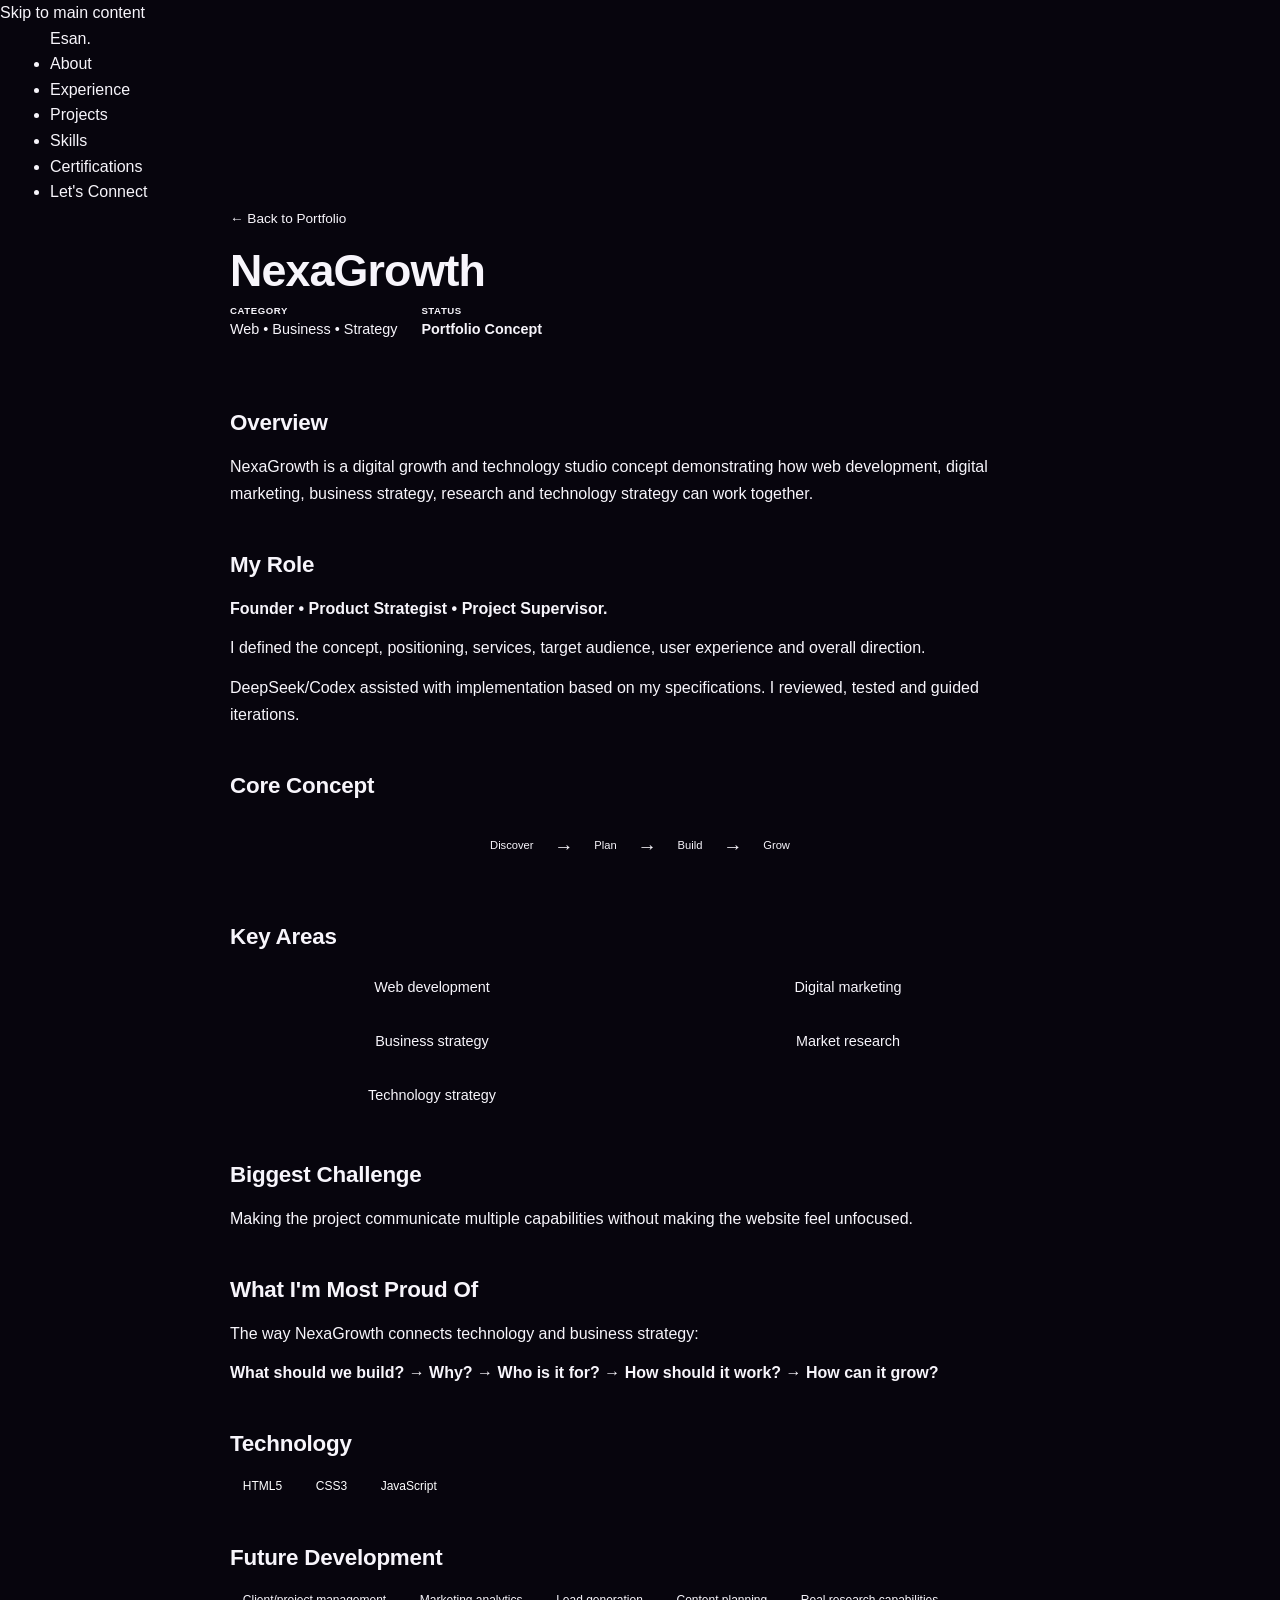
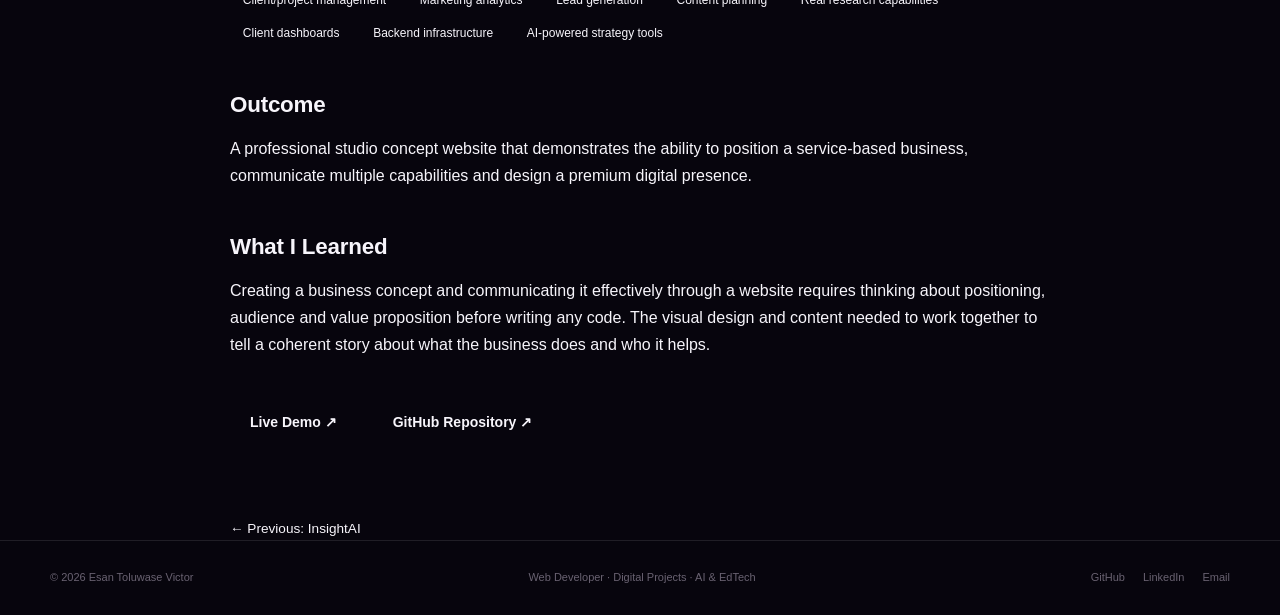
<file: project/nexagrowth.html>
<!DOCTYPE html>
<html lang="en">
<head>
    <meta charset="UTF-8" />
    <meta name="viewport" content="width=device-width, initial-scale=1.0" />
    <title>NexaGrowth — Case Study | Esan Toluwase Victor</title>
    <meta name="description" content="NexaGrowth is a digital growth and technology studio concept." />
    
    <meta property="og:title" content="NexaGrowth — Case Study" />
    <meta property="og:description" content="Digital growth and technology studio concept demonstrating web development, digital marketing, business strategy, and technology strategy." />
    <meta property="og:type" content="website" />
    <meta property="og:url" content="https://esantoluwase.github.io/esantoluwase-portfolio/projects/nexagrowth.html" />
    
    <link rel="icon" href="data:image/svg+xml,<svg xmlns='http://www.w3.org/2000/svg' viewBox='0 0 100 100'><text y='.9em' font-size='90'>🚀</text></svg>" />
    
    <link rel="preconnect" href="https://fonts.googleapis.com" />
    <link rel="preconnect" href="https://fonts.gstatic.com" crossorigin />
    <link href="https://fonts.googleapis.com/css2?family=Inter:opsz,wght@14..32,400;14..32,500;14..32,600;14..32,700&family=Space+Grotesk:wght@400;500;600;700&display=swap" rel="stylesheet" />
    
    <link rel="stylesheet" href="../style.css" />
    <style>
        .case-study {
            padding: calc(var(--header-height) + 3rem) 0 3rem;
            max-width: 820px;
            margin: 0 auto;
        }
        .case-study-header {
            margin-bottom: 2.5rem;
            border-bottom: 1px solid var(--color-border);
            padding-bottom: 1.5rem;
        }
        .case-study-header .back-link {
            display: inline-flex;
            align-items: center;
            gap: 0.4rem;
            font-size: 0.85rem;
            color: var(--color-muted);
            text-decoration: none;
            margin-bottom: 1rem;
            transition: color 0.2s;
        }
        .case-study-header .back-link:hover {
            color: var(--color-accent);
            text-decoration: none;
        }
        .case-study-header h1 {
            font-family: var(--font-heading);
            font-weight: 700;
            font-size: 2.8rem;
            letter-spacing: -0.02em;
            line-height: 1.1;
            margin-bottom: 0.5rem;
        }
        .case-study-meta {
            display: flex;
            flex-wrap: wrap;
            gap: 1.5rem;
            margin-top: 0.5rem;
        }
        .case-study-meta .meta-item {
            display: flex;
            flex-direction: column;
        }
        .case-study-meta .meta-label {
            font-size: 0.6rem;
            font-weight: 600;
            text-transform: uppercase;
            letter-spacing: 0.06em;
            color: var(--color-muted);
        }
        .case-study-meta .meta-value {
            font-weight: 500;
            font-size: 0.9rem;
            color: var(--color-dark);
        }
        .case-study-section {
            margin-bottom: 2.5rem;
        }
        .case-study-section h2 {
            font-family: var(--font-heading);
            font-weight: 600;
            font-size: 1.4rem;
            letter-spacing: -0.01em;
            margin-bottom: 0.75rem;
            color: var(--color-dark);
        }
        .case-study-section p {
            font-size: 1rem;
            color: var(--color-muted);
            line-height: 1.7;
            margin-bottom: 0.75rem;
        }
        .case-study-section ul {
            list-style: none;
            padding: 0;
            display: flex;
            flex-wrap: wrap;
            gap: 0.5rem;
        }
        .case-study-section ul li {
            font-size: 0.75rem;
            font-weight: 500;
            padding: 0.2rem 0.8rem;
            background: var(--color-bg);
            border-radius: 100px;
            border: 1px solid var(--color-border);
            color: var(--color-muted);
        }
        .case-study-section .feature-grid {
            display: grid;
            grid-template-columns: 1fr 1fr;
            gap: 0.75rem;
        }
        .case-study-section .feature-grid .feature-item {
            background: var(--color-bg);
            padding: 0.6rem 1rem;
            border-radius: var(--radius);
            border: 1px solid var(--color-border);
            font-size: 0.9rem;
            font-weight: 500;
            color: var(--color-dark);
            text-align: center;
        }
        .case-study-nav {
            display: flex;
            justify-content: space-between;
            flex-wrap: wrap;
            gap: 1rem;
            margin-top: 3rem;
            padding-top: 1.5rem;
            border-top: 1px solid var(--color-border);
        }
        .case-study-nav .nav-link {
            font-size: 0.85rem;
            color: var(--color-muted);
            text-decoration: none;
            transition: color 0.2s;
            display: inline-flex;
            align-items: center;
            gap: 0.4rem;
        }
        .case-study-nav .nav-link:hover {
            color: var(--color-accent);
            text-decoration: none;
        }
        .case-study-nav .nav-link.prev { color: var(--color-muted); }
        .tech-tags {
            display: flex;
            flex-wrap: wrap;
            gap: 0.5rem;
        }
        .tech-tags span {
            font-size: 0.75rem;
            font-weight: 500;
            padding: 0.2rem 0.8rem;
            background: var(--color-accent);
            color: #fff;
            border-radius: 100px;
        }
        .workflow-visual {
            display: flex;
            flex-wrap: wrap;
            gap: 0.5rem;
            justify-content: center;
            padding: 1rem;
            background: var(--color-bg);
            border-radius: var(--radius);
            border: 1px solid var(--color-border);
        }
        .workflow-visual .step {
            font-size: 0.7rem;
            font-weight: 500;
            padding: 0.3rem 0.8rem;
            background: var(--color-white);
            border-radius: 100px;
            border: 1px solid var(--color-border);
            color: var(--color-dark);
        }
        .workflow-visual .arrow {
            font-size: 1.2rem;
            color: var(--color-muted);
        }
        @media (max-width: 640px) {
            .case-study-header h1 { font-size: 2rem; }
            .case-study-meta { gap: 1rem; }
            .case-study-section .feature-grid { grid-template-columns: 1fr; }
            .case-study-nav { flex-direction: column; align-items: center; text-align: center; }
            .workflow-visual .arrow { display: none; }
        }
    </style>
</head>
<body>

    <a href="#main-content" class="skip-link">Skip to main content</a>

    <header class="site-header" role="banner">
        <div class="container header-container">
            <div class="logo">
                <a href="../index.html" aria-label="Esan Toluwase Victor Portfolio Home">
                    <span class="logo-text">Esan<span class="logo-accent">.</span></span>
                </a>
            </div>
            <nav class="primary-nav" aria-label="Main navigation">
                <ul class="nav-list">
                    <li><a href="../index.html#about" class="nav-link">About</a></li>
                    <li><a href="../index.html#experience" class="nav-link">Experience</a></li>
                    <li><a href="../index.html#projects" class="nav-link">Projects</a></li>
                    <li><a href="../index.html#skills" class="nav-link">Skills</a></li>
                    <li><a href="../index.html#certifications" class="nav-link">Certifications</a></li>
                    <li><a href="../index.html#contact" class="nav-link nav-cta">Let's Connect</a></li>
                </ul>
            </nav>
        </div>
    </header>

    <main id="main-content">
        <article class="case-study">
            <div class="case-study-header">
                <a href="../index.html#projects" class="back-link">← Back to Portfolio</a>
                <h1>NexaGrowth</h1>
                <div class="case-study-meta">
                    <div class="meta-item">
                        <span class="meta-label">Category</span>
                        <span class="meta-value">Web • Business • Strategy</span>
                    </div>
                    <div class="meta-item">
                        <span class="meta-label">Status</span>
                        <span class="meta-value" style="color:var(--color-muted);font-weight:600;">Portfolio Concept</span>
                    </div>
                </div>
            </div>

            <section class="case-study-section">
                <h2>Overview</h2>
                <p>NexaGrowth is a digital growth and technology studio concept demonstrating how web development, digital marketing, business strategy, research and technology strategy can work together.</p>
            </section>

            <section class="case-study-section">
                <h2>My Role</h2>
                <p><strong>Founder • Product Strategist • Project Supervisor.</strong></p>
                <p>I defined the concept, positioning, services, target audience, user experience and overall direction.</p>
                <p>DeepSeek/Codex assisted with implementation based on my specifications. I reviewed, tested and guided iterations.</p>
            </section>

            <section class="case-study-section">
                <h2>Core Concept</h2>
                <div class="workflow-visual">
                    <span class="step">Discover</span>
                    <span class="arrow">→</span>
                    <span class="step">Plan</span>
                    <span class="arrow">→</span>
                    <span class="step">Build</span>
                    <span class="arrow">→</span>
                    <span class="step">Grow</span>
                </div>
            </section>

            <section class="case-study-section">
                <h2>Key Areas</h2>
                <div class="feature-grid">
                    <span class="feature-item">Web development</span>
                    <span class="feature-item">Digital marketing</span>
                    <span class="feature-item">Business strategy</span>
                    <span class="feature-item">Market research</span>
                    <span class="feature-item">Technology strategy</span>
                </div>
            </section>

            <section class="case-study-section">
                <h2>Biggest Challenge</h2>
                <p>Making the project communicate multiple capabilities without making the website feel unfocused.</p>
            </section>

            <section class="case-study-section">
                <h2>What I'm Most Proud Of</h2>
                <p>The way NexaGrowth connects technology and business strategy:</p>
                <p><strong>What should we build? → Why? → Who is it for? → How should it work? → How can it grow?</strong></p>
            </section>

            <section class="case-study-section">
                <h2>Technology</h2>
                <div class="tech-tags">
                    <span>HTML5</span>
                    <span>CSS3</span>
                    <span>JavaScript</span>
                </div>
            </section>

            <section class="case-study-section">
                <h2>Future Development</h2>
                <ul>
                    <li>Client/project management</li>
                    <li>Marketing analytics</li>
                    <li>Lead generation</li>
                    <li>Content planning</li>
                    <li>Real research capabilities</li>
                    <li>Client dashboards</li>
                    <li>Backend infrastructure</li>
                    <li>AI-powered strategy tools</li>
                </ul>
            </section>

            <section class="case-study-section">
                <h2>Outcome</h2>
                <p>A professional studio concept website that demonstrates the ability to position a service-based business, communicate multiple capabilities and design a premium digital presence.</p>
            </section>

            <section class="case-study-section">
                <h2>What I Learned</h2>
                <p>Creating a business concept and communicating it effectively through a website requires thinking about positioning, audience and value proposition before writing any code. The visual design and content needed to work together to tell a coherent story about what the business does and who it helps.</p>
            </section>

            <div class="case-study-section">
                <div class="project-links" style="display:flex;flex-wrap:wrap;gap:1rem;margin-top:0.5rem;">
                    <a href="https://esantoluwase.github.io/nexagrowth/" target="_blank" rel="noopener noreferrer" class="btn btn-primary">Live Demo ↗</a>
                    <a href="https://github.com/esantoluwase/nexagrowth" target="_blank" rel="noopener noreferrer" class="btn btn-secondary">GitHub Repository ↗</a>
                </div>
            </div>

            <nav class="case-study-nav">
                <a href="insightai.html" class="nav-link prev">← Previous: InsightAI</a>
                <span></span>
            </nav>
        </article>
    </main>

    <footer class="site-footer" role="contentinfo">
        <div class="container footer-container">
            <p>&copy; 2026 Esan Toluwase Victor</p>
            <p class="footer-tagline">Web Developer · Digital Projects · AI &amp; EdTech</p>
            <div class="footer-links">
                <a href="https://github.com/esantoluwase" target="_blank" rel="noopener noreferrer">GitHub</a>
                <a href="https://www.linkedin.com/in/esan-toluwase-victor-aa7307339/" target="_blank" rel="noopener noreferrer">LinkedIn</a>
                <a href="mailto:esantolu604@gmail.com">Email</a>
            </div>
        </div>
    </footer>

    <script src="../script.js" defer></script>
</body>
  </html>
</file>
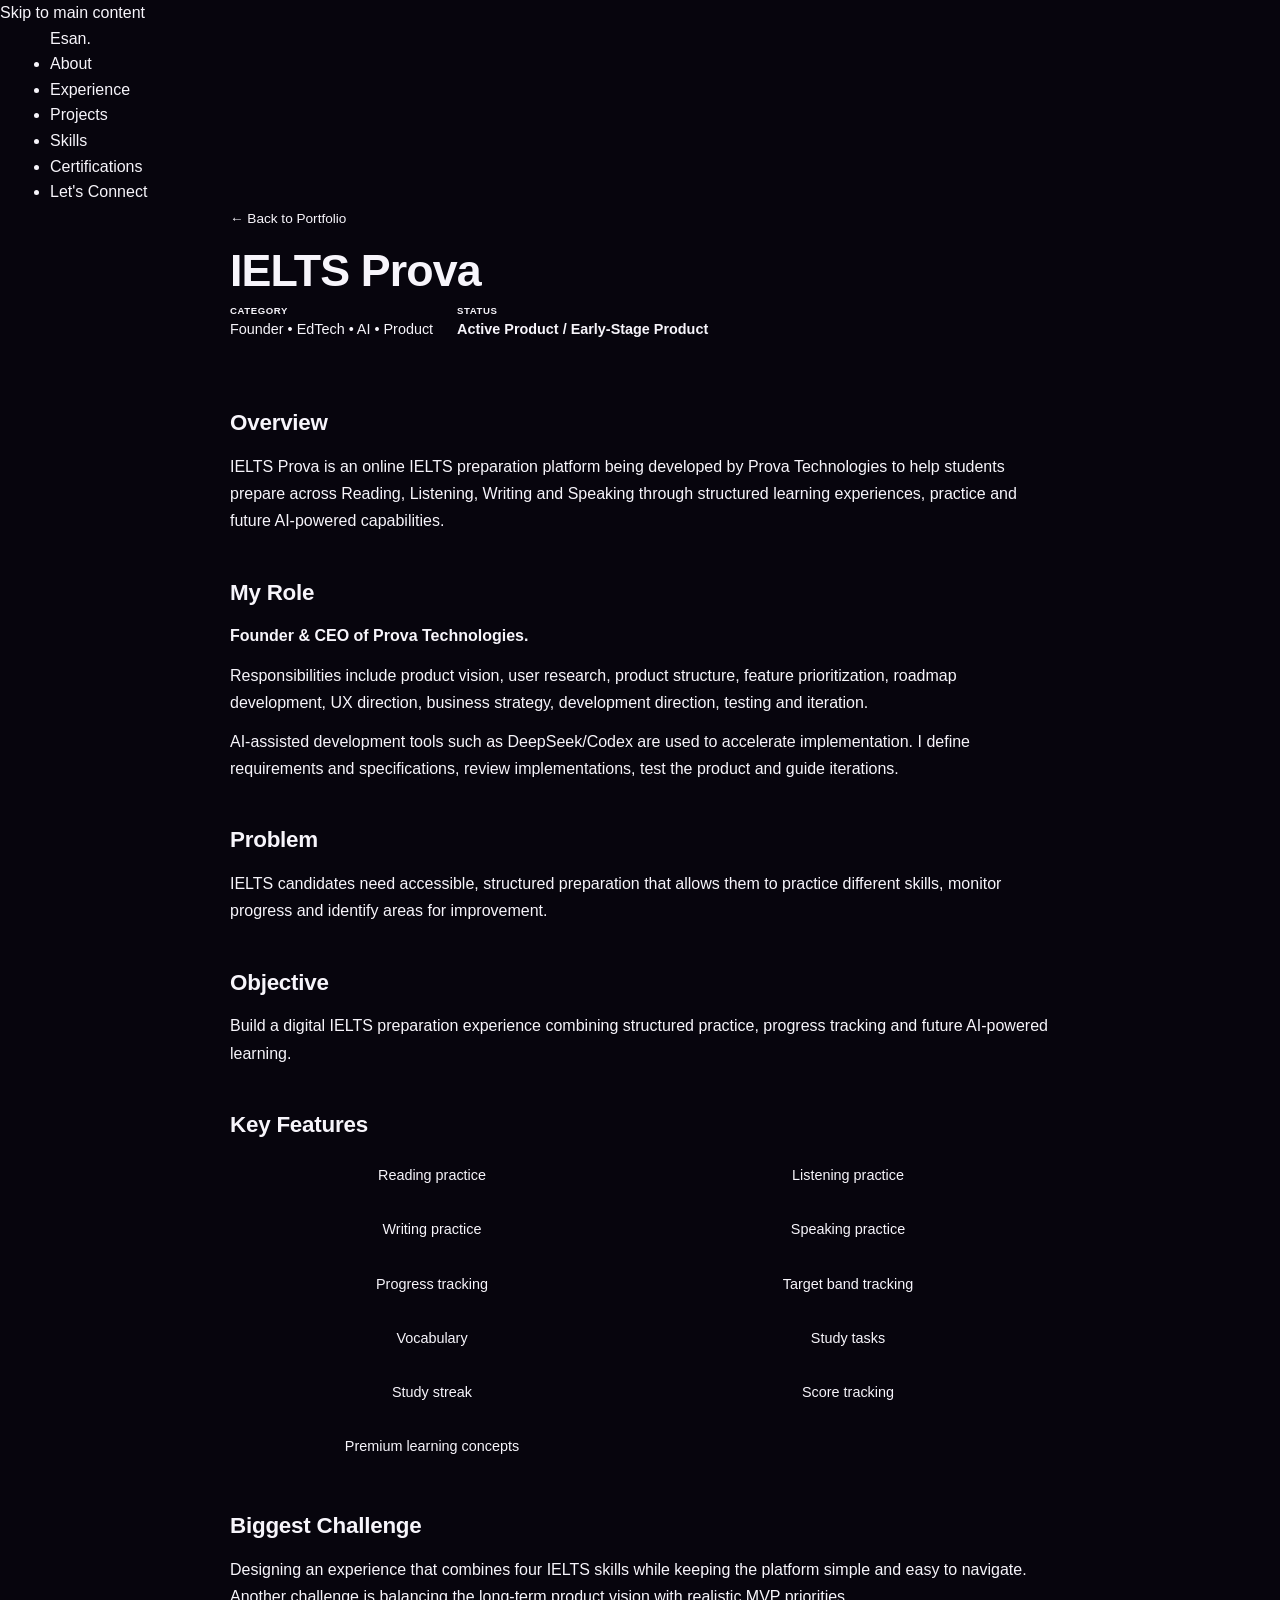
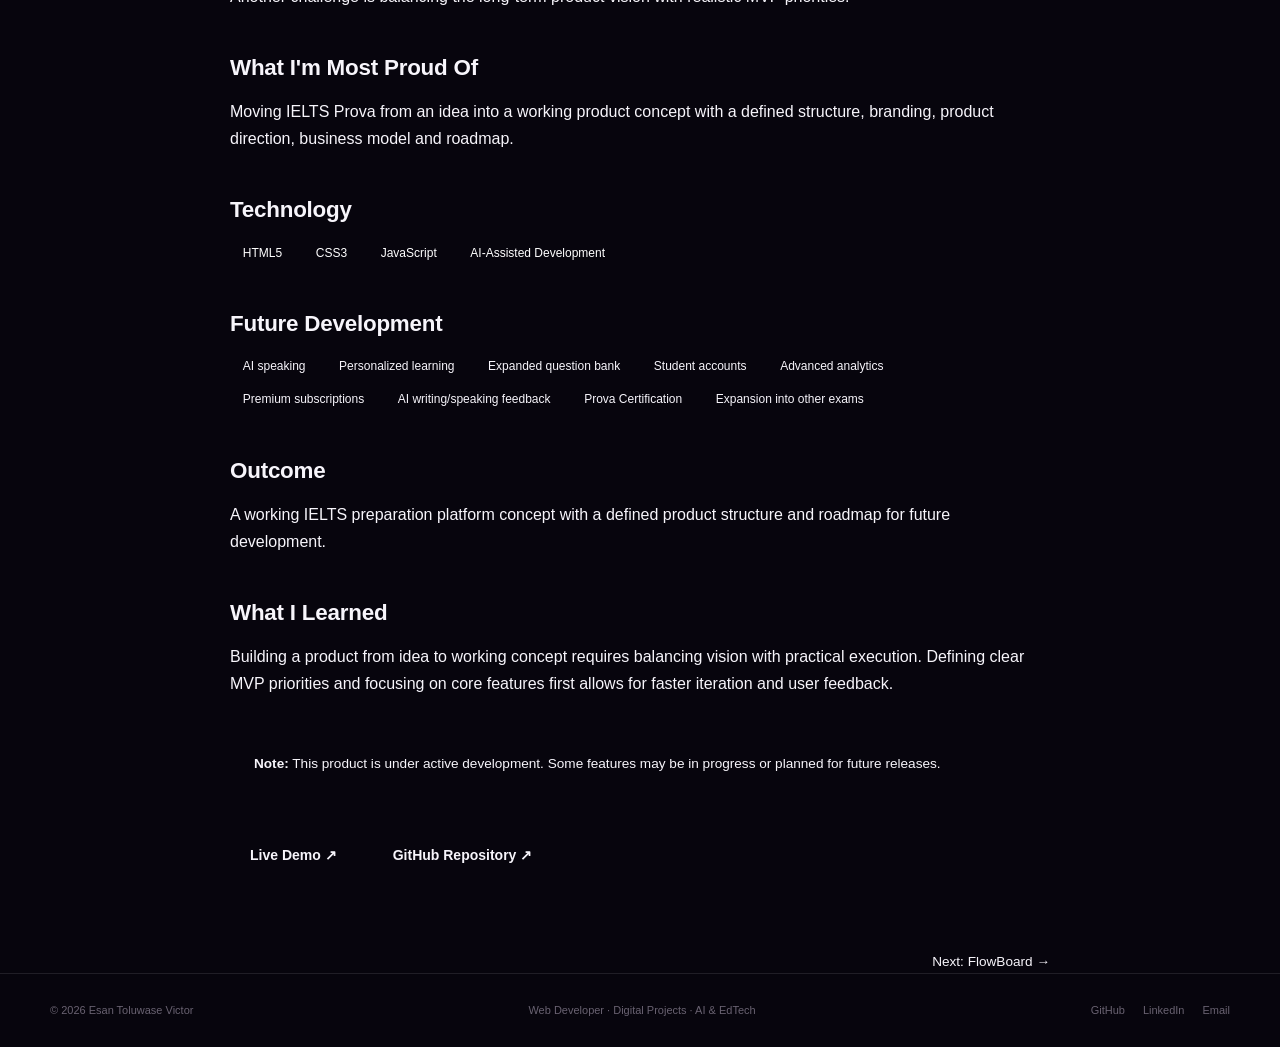
<file: projects/ielts-prova.html>
<!DOCTYPE html>
<html lang="en">
<head>
    <meta charset="UTF-8" />
    <meta name="viewport" content="width=device-width, initial-scale=1.0" />
    <title>IELTS Prova — Case Study | Esan Toluwase Victor</title>
    <meta name="description" content="IELTS Prova is an AI-powered IELTS preparation platform being developed by Prova Technologies." />
    
    <meta property="og:title" content="IELTS Prova — Case Study" />
    <meta property="og:description" content="AI-powered IELTS preparation platform with structured practice and progress tracking." />
    <meta property="og:type" content="website" />
    <meta property="og:url" content="https://esantoluwase.github.io/esantoluwase-portfolio/projects/ielts-prova.html" />
    
    <link rel="icon" href="data:image/svg+xml,<svg xmlns='http://www.w3.org/2000/svg' viewBox='0 0 100 100'><text y='.9em' font-size='90'>🚀</text></svg>" />
    
    <link rel="preconnect" href="https://fonts.googleapis.com" />
    <link rel="preconnect" href="https://fonts.gstatic.com" crossorigin />
    <link href="https://fonts.googleapis.com/css2?family=Inter:opsz,wght@14..32,400;14..32,500;14..32,600;14..32,700&family=Space+Grotesk:wght@400;500;600;700&display=swap" rel="stylesheet" />
    
    <link rel="stylesheet" href="../style.css" />
    <style>
        /* Case Study specific styles */
        .case-study {
            padding: calc(var(--header-height) + 3rem) 0 3rem;
            max-width: 820px;
            margin: 0 auto;
        }
        .case-study-header {
            margin-bottom: 2.5rem;
            border-bottom: 1px solid var(--color-border);
            padding-bottom: 1.5rem;
        }
        .case-study-header .back-link {
            display: inline-flex;
            align-items: center;
            gap: 0.4rem;
            font-size: 0.85rem;
            color: var(--color-muted);
            text-decoration: none;
            margin-bottom: 1rem;
            transition: color 0.2s;
        }
        .case-study-header .back-link:hover {
            color: var(--color-accent);
            text-decoration: none;
        }
        .case-study-header h1 {
            font-family: var(--font-heading);
            font-weight: 700;
            font-size: 2.8rem;
            letter-spacing: -0.02em;
            line-height: 1.1;
            margin-bottom: 0.5rem;
        }
        .case-study-meta {
            display: flex;
            flex-wrap: wrap;
            gap: 1.5rem;
            margin-top: 0.5rem;
        }
        .case-study-meta .meta-item {
            display: flex;
            flex-direction: column;
        }
        .case-study-meta .meta-label {
            font-size: 0.6rem;
            font-weight: 600;
            text-transform: uppercase;
            letter-spacing: 0.06em;
            color: var(--color-muted);
        }
        .case-study-meta .meta-value {
            font-weight: 500;
            font-size: 0.9rem;
            color: var(--color-dark);
        }
        .case-study-section {
            margin-bottom: 2.5rem;
        }
        .case-study-section h2 {
            font-family: var(--font-heading);
            font-weight: 600;
            font-size: 1.4rem;
            letter-spacing: -0.01em;
            margin-bottom: 0.75rem;
            color: var(--color-dark);
        }
        .case-study-section p {
            font-size: 1rem;
            color: var(--color-muted);
            line-height: 1.7;
            margin-bottom: 0.75rem;
        }
        .case-study-section ul {
            list-style: none;
            padding: 0;
            display: flex;
            flex-wrap: wrap;
            gap: 0.5rem;
        }
        .case-study-section ul li {
            font-size: 0.75rem;
            font-weight: 500;
            padding: 0.2rem 0.8rem;
            background: var(--color-bg);
            border-radius: 100px;
            border: 1px solid var(--color-border);
            color: var(--color-muted);
        }
        .case-study-section .feature-grid {
            display: grid;
            grid-template-columns: 1fr 1fr;
            gap: 0.75rem;
        }
        .case-study-section .feature-grid .feature-item {
            background: var(--color-bg);
            padding: 0.6rem 1rem;
            border-radius: var(--radius);
            border: 1px solid var(--color-border);
            font-size: 0.9rem;
            font-weight: 500;
            color: var(--color-dark);
            text-align: center;
        }
        .case-study-nav {
            display: flex;
            justify-content: space-between;
            flex-wrap: wrap;
            gap: 1rem;
            margin-top: 3rem;
            padding-top: 1.5rem;
            border-top: 1px solid var(--color-border);
        }
        .case-study-nav .nav-link {
            font-size: 0.85rem;
            color: var(--color-muted);
            text-decoration: none;
            transition: color 0.2s;
            display: inline-flex;
            align-items: center;
            gap: 0.4rem;
        }
        .case-study-nav .nav-link:hover {
            color: var(--color-accent);
            text-decoration: none;
        }
        .case-study-nav .nav-link.next {
            color: var(--color-accent);
            font-weight: 500;
        }
        .case-study-nav .nav-link.next:hover {
            text-decoration: underline;
        }
        .tech-tags {
            display: flex;
            flex-wrap: wrap;
            gap: 0.5rem;
        }
        .tech-tags span {
            font-size: 0.75rem;
            font-weight: 500;
            padding: 0.2rem 0.8rem;
            background: var(--color-accent);
            color: #fff;
            border-radius: 100px;
        }
        .disclaimer-box {
            background: var(--color-bg);
            padding: 1rem 1.5rem;
            border-radius: var(--radius);
            border-left: 4px solid var(--color-accent);
            font-size: 0.85rem;
            color: var(--color-muted);
            margin: 1.5rem 0;
        }
        @media (max-width: 640px) {
            .case-study-header h1 { font-size: 2rem; }
            .case-study-meta { gap: 1rem; }
            .case-study-section .feature-grid { grid-template-columns: 1fr; }
            .case-study-nav { flex-direction: column; align-items: center; text-align: center; }
        }
    </style>
</head>
<body>

    <a href="#main-content" class="skip-link">Skip to main content</a>

    <header class="site-header" role="banner">
        <div class="container header-container">
            <div class="logo">
                <a href="../index.html" aria-label="Esan Toluwase Victor Portfolio Home">
                    <span class="logo-text">Esan<span class="logo-accent">.</span></span>
                </a>
            </div>
            <nav class="primary-nav" aria-label="Main navigation">
                <ul class="nav-list">
                    <li><a href="../index.html#about" class="nav-link">About</a></li>
                    <li><a href="../index.html#experience" class="nav-link">Experience</a></li>
                    <li><a href="../index.html#projects" class="nav-link">Projects</a></li>
                    <li><a href="../index.html#skills" class="nav-link">Skills</a></li>
                    <li><a href="../index.html#certifications" class="nav-link">Certifications</a></li>
                    <li><a href="../index.html#contact" class="nav-link nav-cta">Let's Connect</a></li>
                </ul>
            </nav>
        </div>
    </header>

    <main id="main-content">
        <article class="case-study">
            <div class="case-study-header">
                <a href="../index.html#projects" class="back-link">← Back to Portfolio</a>
                <h1>IELTS Prova</h1>
                <div class="case-study-meta">
                    <div class="meta-item">
                        <span class="meta-label">Category</span>
                        <span class="meta-value">Founder • EdTech • AI • Product</span>
                    </div>
                    <div class="meta-item">
                        <span class="meta-label">Status</span>
                        <span class="meta-value" style="color:var(--color-accent);font-weight:600;">Active Product / Early-Stage Product</span>
                    </div>
                </div>
            </div>

            <section class="case-study-section">
                <h2>Overview</h2>
                <p>IELTS Prova is an online IELTS preparation platform being developed by Prova Technologies to help students prepare across Reading, Listening, Writing and Speaking through structured learning experiences, practice and future AI-powered capabilities.</p>
            </section>

            <section class="case-study-section">
                <h2>My Role</h2>
                <p><strong>Founder &amp; CEO of Prova Technologies.</strong></p>
                <p>Responsibilities include product vision, user research, product structure, feature prioritization, roadmap development, UX direction, business strategy, development direction, testing and iteration.</p>
                <p>AI-assisted development tools such as DeepSeek/Codex are used to accelerate implementation. I define requirements and specifications, review implementations, test the product and guide iterations.</p>
            </section>

            <section class="case-study-section">
                <h2>Problem</h2>
                <p>IELTS candidates need accessible, structured preparation that allows them to practice different skills, monitor progress and identify areas for improvement.</p>
            </section>

            <section class="case-study-section">
                <h2>Objective</h2>
                <p>Build a digital IELTS preparation experience combining structured practice, progress tracking and future AI-powered learning.</p>
            </section>

            <section class="case-study-section">
                <h2>Key Features</h2>
                <div class="feature-grid">
                    <span class="feature-item">Reading practice</span>
                    <span class="feature-item">Listening practice</span>
                    <span class="feature-item">Writing practice</span>
                    <span class="feature-item">Speaking practice</span>
                    <span class="feature-item">Progress tracking</span>
                    <span class="feature-item">Target band tracking</span>
                    <span class="feature-item">Vocabulary</span>
                    <span class="feature-item">Study tasks</span>
                    <span class="feature-item">Study streak</span>
                    <span class="feature-item">Score tracking</span>
                    <span class="feature-item">Premium learning concepts</span>
                </div>
            </section>

            <section class="case-study-section">
                <h2>Biggest Challenge</h2>
                <p>Designing an experience that combines four IELTS skills while keeping the platform simple and easy to navigate. Another challenge is balancing the long-term product vision with realistic MVP priorities.</p>
            </section>

            <section class="case-study-section">
                <h2>What I'm Most Proud Of</h2>
                <p>Moving IELTS Prova from an idea into a working product concept with a defined structure, branding, product direction, business model and roadmap.</p>
            </section>

            <section class="case-study-section">
                <h2>Technology</h2>
                <div class="tech-tags">
                    <span>HTML5</span>
                    <span>CSS3</span>
                    <span>JavaScript</span>
                    <span>AI-Assisted Development</span>
                </div>
            </section>

            <section class="case-study-section">
                <h2>Future Development</h2>
                <ul>
                    <li>AI speaking</li>
                    <li>Personalized learning</li>
                    <li>Expanded question bank</li>
                    <li>Student accounts</li>
                    <li>Advanced analytics</li>
                    <li>Premium subscriptions</li>
                    <li>AI writing/speaking feedback</li>
                    <li>Prova Certification</li>
                    <li>Expansion into other exams</li>
                </ul>
            </section>

            <section class="case-study-section">
                <h2>Outcome</h2>
                <p>A working IELTS preparation platform concept with a defined product structure and roadmap for future development.</p>
            </section>

            <section class="case-study-section">
                <h2>What I Learned</h2>
                <p>Building a product from idea to working concept requires balancing vision with practical execution. Defining clear MVP priorities and focusing on core features first allows for faster iteration and user feedback.</p>
            </section>

            <div class="case-study-section">
                <div class="disclaimer-box">
                    <strong>Note:</strong> This product is under active development. Some features may be in progress or planned for future releases.
                </div>
            </div>

            <div class="case-study-section">
                <div class="project-links" style="display:flex;flex-wrap:wrap;gap:1rem;margin-top:0.5rem;">
                    <a href="https://esantoluwase.github.io/IELTSPROVA-/" target="_blank" rel="noopener noreferrer" class="btn btn-primary">Live Demo ↗</a>
                    <a href="https://github.com/esantoluwase/IELTSPROVA-" target="_blank" rel="noopener noreferrer" class="btn btn-secondary">GitHub Repository ↗</a>
                </div>
            </div>

            <nav class="case-study-nav">
                <span></span>
                <a href="flowboard.html" class="nav-link next">Next: FlowBoard →</a>
            </nav>
        </article>
    </main>

    <footer class="site-footer" role="contentinfo">
        <div class="container footer-container">
            <p>&copy; 2026 Esan Toluwase Victor</p>
            <p class="footer-tagline">Web Developer · Digital Projects · AI &amp; EdTech</p>
            <div class="footer-links">
                <a href="https://github.com/esantoluwase" target="_blank" rel="noopener noreferrer">GitHub</a>
                <a href="https://www.linkedin.com/in/esan-toluwase-victor-aa7307339/" target="_blank" rel="noopener noreferrer">LinkedIn</a>
                <a href="mailto:esantolu604@gmail.com">Email</a>
            </div>
        </div>
    </footer>

    <script src="../script.js" defer></script>
</body>
  </html>
</file>
<file: style.css>
:root {
  --bg: #07050d;
  --bg-soft: #0d0917;
  --card: #110c1d;
  --purple: #8b5cf6;
  --purple-light: #b794ff;
  --pink: #ec4899;
  --gold: #f6c453;
  --white: #f7f5fb;
  --muted: #aaa3b8;
  --line: rgba(255,255,255,.1);
  --max: 1180px;
}

* {
  margin: 0;
  padding: 0;
  box-sizing: border-box;
}

html {
  scroll-behavior: smooth;
}

body {
  background: var(--bg);
  color: var(--white);
  font-family: "DM Sans", sans-serif;
  line-height: 1.6;
  overflow-x: hidden;
}

body::selection {
  background: var(--purple);
  color: white;
}

a {
  color: inherit;
  text-decoration: none;
}

button {
  font: inherit;
}

.container {
  width: min(1180px, calc(100% - 40px));
  margin: auto;
}

.noise {
  position: fixed;
  inset: 0;
  pointer-events: none;
  z-index: 100;
  opacity: .025;
  background-image: url("data:image/svg+xml,%3Csvg viewBox='0 0 180 180' xmlns='http://www.w3.org/2000/svg'%3E%3Cfilter id='n'%3E%3CfeTurbulence type='fractalNoise' baseFrequency='.8' numOctaves='4' stitchTiles='stitch'/%3E%3C/filter%3E%3Crect width='100%25' height='100%25' filter='url(%23n)' opacity='.7'/%3E%3C/svg%3E");
}

.cursor-glow {
  position: fixed;
  width: 350px;
  height: 350px;
  border-radius: 50%;
  pointer-events: none;
  background: radial-gradient(circle, rgba(139,92,246,.09), transparent 65%);
  transform: translate(-50%, -50%);
  z-index: -1;
}


/* HEADER */

.header {
  position: fixed;
  top: 0;
  left: 0;
  right: 0;
  height: 76px;
  display: flex;
  align-items: center;
  justify-content: space-between;
  padding: 0 5%;
  z-index: 50;
  background: rgba(7,5,13,.72);
  backdrop-filter: blur(18px);
  border-bottom: 1px solid rgba(255,255,255,.05);
}

.brand {
  font-family: "Space Grotesk", sans-serif;
  font-size: 25px;
  font-weight: 700;
  letter-spacing: -1px;
}

.brand > span:first-child {
  color: var(--purple-light);
}

.brand .dot {
  color: var(--pink);
}

.nav {
  display: flex;
  align-items: center;
  gap: 30px;
  font-size: 14px;
  color: var(--muted);
}

.nav a {
  transition: .25s;
}

.nav a:hover {
  color: white;
}

.nav-contact {
  color: white !important;
  border: 1px solid var(--line);
  padding: 10px 17px;
  border-radius: 50px;
}

.nav-contact:hover {
  background: rgba(139,92,246,.15);
  border-color: rgba(139,92,246,.4);
}

.nav-contact b {
  color: var(--purple-light);
}

.menu-btn {
  display: none;
  border: 0;
  background: none;
  cursor: pointer;
}

.menu-btn i {
  display: block;
  width: 24px;
  height: 2px;
  background: white;
  margin: 5px;
}


/* HERO */

.hero {
  position: relative;
  min-height: 100vh;
  padding: 150px 0 80px;
  display: flex;
  align-items: center;
  overflow: hidden;
}

.hero-grid {
  position: absolute;
  inset: 0;
  opacity: .23;
  background-image:
    linear-gradient(rgba(139,92,246,.09) 1px, transparent 1px),
    linear-gradient(90deg, rgba(139,92,246,.09) 1px, transparent 1px);
  background-size: 65px 65px;
  mask-image: linear-gradient(to bottom, black, transparent 85%);
}

.hero::before {
  content: "";
  position: absolute;
  width: 650px;
  height: 650px;
  border-radius: 50%;
  background: rgba(110, 56, 220, .18);
  filter: blur(120px);
  top: 5%;
  left: -20%;
}

.hero::after {
  content: "";
  position: absolute;
  width: 500px;
  height: 500px;
  border-radius: 50%;
  background: rgba(236,72,153,.1);
  filter: blur(130px);
  right: -15%;
  bottom: 0;
}

.hero-inner {
  position: relative;
  z-index: 2;
  display: grid;
  grid-template-columns: 1.08fr .92fr;
  gap: 70px;
  align-items: center;
}

.availability {
  display: inline-flex;
  align-items: center;
  gap: 9px;
  border: 1px solid rgba(255,255,255,.1);
  padding: 7px 13px;
  border-radius: 50px;
  color: #c9c3d3;
  font-size: 12px;
  margin-bottom: 25px;
  background: rgba(255,255,255,.025);
}

.availability span {
  width: 7px;
  height: 7px;
  border-radius: 50%;
  background: #65e89b;
  box-shadow: 0 0 12px #65e89b;
}

.kicker,
.eyebrow {
  color: var(--purple-light);
  font-size: 12px;
  font-weight: 700;
  letter-spacing: 2.5px;
  margin-bottom: 18px;
}

.hero h1 {
  font-family: "Space Grotesk", sans-serif;
  font-size: clamp(48px, 6vw, 80px);
  line-height: .99;
  letter-spacing: -4px;
  max-width: 800px;
}

.hero h1 em {
  font-style: normal;
  background: linear-gradient(100deg, #b794ff, #ec4899, #f6c453);
  -webkit-background-clip: text;
  background-clip: text;
  color: transparent;
}

.hero-sub {
  max-width: 630px;
  color: var(--muted);
  font-size: 17px;
  margin: 28px 0;
}

.hero-actions {
  display: flex;
  gap: 12px;
  flex-wrap: wrap;
}

.btn {
  display: inline-flex;
  align-items: center;
  justify-content: center;
  gap: 12px;
  min-height: 48px;
  padding: 0 20px;
  border-radius: 9px;
  font-weight: 700;
  font-size: 14px;
  transition: .3s;
}

.btn.primary {
  background: linear-gradient(100deg, #7c3aed, #a855f7);
  box-shadow: 0 10px 35px rgba(124,58,237,.22);
}

.btn.primary:hover {
  transform: translateY(-3px);
  box-shadow: 0 15px 40px rgba(124,58,237,.38);
}

.btn.ghost,
.btn.outline {
  border: 1px solid var(--line);
  background: rgba(255,255,255,.025);
}

.btn.ghost:hover,
.btn.outline:hover {
  border-color: rgba(167,139,250,.5);
  background: rgba(139,92,246,.1);
}

.hero-meta {
  display: flex;
  gap: 12px;
  margin-top: 28px;
  color: #777082;
  font-size: 12px;
}

.hero-meta b {
  color: var(--purple-light);
}


/* CODE CARD */

.hero-card {
  min-height: 510px;
  position: relative;
  display: flex;
  align-items: center;
  justify-content: center;
}

.orb {
  position: absolute;
  border-radius: 50%;
  filter: blur(1px);
}

.orb-a {
  width: 270px;
  height: 270px;
  background: radial-gradient(circle at 35% 30%, rgba(167,139,250,.35), rgba(139,92,246,.03) 65%);
  border: 1px solid rgba(167,139,250,.15);
}

.orb-b {
  width: 430px;
  height: 430px;
  border: 1px solid rgba(139,92,246,.08);
}

.code-card {
  width: min(480px, 100%);
  position: relative;
  z-index: 2;
  border: 1px solid rgba(255,255,255,.12);
  border-radius: 18px;
  overflow: hidden;
  background: rgba(13,9,23,.9);
  box-shadow:
    0 30px 100px rgba(0,0,0,.5),
    0 0 80px rgba(139,92,246,.1);
  transform: rotate(2deg);
}

.window-bar {
  height: 45px;
  display: flex;
  align-items: center;
  gap: 6px;
  padding: 0 16px;
  border-bottom: 1px solid var(--line);
  background: rgba(255,255,255,.025);
}

.window-bar > span {
  width: 9px;
  height: 9px;
  border-radius: 50%;
  background: #5e5868;
}

.window-bar small {
  margin-left: auto;
  color: #716a7e;
  font-size: 11px;
}

.code-card pre {
  padding: 27px;
  overflow: auto;
  font-family: monospace;
  font-size: 13px;
  line-height: 1.9;
  color: #c9c3d3;
}

.code-card .pink {
  color: #f472b6;
}

.code-card .green {
  color: #86efac;
}

.code-status {
  border-top: 1px solid var(--line);
  padding: 14px 20px;
  font-size: 11px;
  color: #8d8798;
}

.code-status span {
  display: inline-block;
  width: 7px;
  height: 7px;
  border-radius: 50%;
  background: #65e89b;
  margin-right: 7px;
}

.floating-chip {
  position: absolute;
  z-index: 5;
  padding: 9px 13px;
  background: rgba(17,12,29,.9);
  border: 1px solid rgba(255,255,255,.1);
  border-radius: 8px;
  font-size: 11px;
  font-weight: 700;
  box-shadow: 0 15px 40px rgba(0,0,0,.25);
}

.chip-one {
  top: 10%;
  right: -3%;
  color: #f8b4d9;
}

.chip-two {
  left: -2%;
  bottom: 23%;
  color: #b794ff;
}

.chip-three {
  right: 5%;
  bottom: 5%;
  color: #f6c453;
}

.scroll-note {
  position: absolute;
  bottom: 28px;
  left: 5%;
  color: #655e6e;
  font-size: 10px;
  letter-spacing: 2px;
}

.scroll-note span {
  color: var(--purple-light);
  margin-left: 8px;
}


/* MARQUEE */

.marquee {
  overflow: hidden;
  border-top: 1px solid var(--line);
  border-bottom: 1px solid var(--line);
  background: #0a0710;
  padding: 18px 0;
}

.marquee-track {
  width: max-content;
  display: flex;
  align-items: center;
  gap: 28px;
  animation: marquee 28s linear infinite;
}

.marquee span {
  font-family: "Space Grotesk", sans-serif;
  font-size: 12px;
  letter-spacing: 2px;
  color: #7f778b;
}

.marquee b {
  color: var(--purple);
}

@keyframes marquee {
  to {
    transform: translateX(-50%);
  }
}


/* SECTIONS */

.section {
  padding: 130px 0;
}

.two-col {
  display: grid;
  grid-template-columns: 220px 1fr;
  gap: 70px;
}

.section-label {
  color: #686172;
  font-size: 11px;
  letter-spacing: 2px;
  font-weight: 700;
}

.about-copy {
  max-width: 820px;
}

.about h2,
.skills h2,
.section-head h2,
.founder h2,
.contact h2 {
  font-family: "Space Grotesk", sans-serif;
  font-size: clamp(40px, 5vw, 65px);
  line-height: 1.05;
  letter-spacing: -3px;
}

.about h2 span,
.skills h2 span,
.section-head h2 span,
.founder h2 span,
.contact h2 span {
  color: var(--purple-light);
}

.about-copy > p {
  color: var(--muted);
  font-size: 17px;
  max-width: 800px;
  margin-top: 24px;
}

.stats {
  display: flex;
  gap: 70px;
  margin-top: 50px;
  flex-wrap: wrap;
}

.stats div {
  display: flex;
  flex-direction: column;
}

.stats strong {
  font-family: "Space Grotesk", sans-serif;
  font-size: 38px;
}

.stats span {
  color: #777080;
  font-size: 11px;
}


/* WORK */

.work {
  background:
    radial-gradient(circle at 90% 10%, rgba(139,92,246,.06), transparent 30%),
    #0a0710;
}

.section-head {
  display: flex;
  justify-content: space-between;
  align-items: end;
  gap: 50px;
  margin-bottom: 60px;
}

.section-head > p {
  max-width: 360px;
  color: var(--muted);
  font-size: 14px;
}

.projects {
  display: grid;
  grid-template-columns: repeat(2, 1fr);
  gap: 22px;
}

.project {
  border: 1px solid var(--line);
  background: rgba(255,255,255,.018);
  border-radius: 17px;
  overflow: hidden;
  transition: .4s;
}

.project:hover {
  transform: translateY(-7px);
  border-color: rgba(167,139,250,.28);
  box-shadow: 0 25px 70px rgba(0,0,0,.3);
}

.project-featured {
  grid-column: 1 / -1;
  display: grid;
  grid-template-columns: 1.15fr .85fr;
}

.project-art {
  position: relative;
  min-height: 310px;
  overflow: hidden;
  display: flex;
  align-items: center;
  justify-content: center;
}

.project-art label {
  position: absolute;
  top: 18px;
  left: 20px;
  color: rgba(255,255,255,.55);
  font-size: 9px;
  letter-spacing: 2px;
}

.prova-art {
  background:
    radial-gradient(circle at 50% 50%, rgba(168,85,247,.35), transparent 35%),
    linear-gradient(135deg, #171024, #08060c);
}

.art-grid {
  position: absolute;
  inset: 0;
  background-image:
    linear-gradient(rgba(255,255,255,.04) 1px, transparent 1px),
    linear-gradient(90deg, rgba(255,255,255,.04) 1px, transparent 1px);
  background-size: 40px 40px;
}

.mini-dashboard {
  position: relative;
  width: 70%;
  padding: 20px;
  border: 1px solid rgba(255,255,255,.12);
  border-radius: 14px;
  background: rgba(12,8,20,.9);
  box-shadow: 0 30px 70px rgba(0,0,0,.45);
  transform: perspective(700px) rotateY(-8deg) rotateX(3deg);
}

.mini-top {
  display: flex;
  justify-content: space-between;
  align-items: center;
  padding-bottom: 15px;
  border-bottom: 1px solid var(--line);
  font-weight: 700;
}

.mini-top .gold {
  color: var(--gold);
}

.mini-top small {
  font-size: 8px;
  color: #827b8b;
}

.mini-score {
  padding: 25px 0;
}

.mini-score small {
  color: #7c7487;
  font-size: 10px;
}

.mini-score strong {
  display: block;
  font-family: "Space Grotesk";
  font-size: 48px;
  line-height: 1;
  margin: 6px 0 15px;
}

.progress {
  height: 5px;
  border-radius: 10px;
  background: #292232;
  overflow: hidden;
}

.progress i {
  display: block;
  height: 100%;
  width: 76%;
  background: linear-gradient(90deg, #8b5cf6, #f6c453);
}

.mini-boxes {
  display: flex;
  gap: 7px;
}

.mini-boxes span {
  font-size: 8px;
  color: #aaa1b4;
  border: 1px solid var(--line);
  padding: 7px 9px;
  border-radius: 5px;
}

.project-info {
  padding: 30px;
}

.tags {
  display: flex;
  gap: 8px;
  flex-wrap: wrap;
}

.tags span {
  font-size: 9px;
  letter-spacing: 1px;
  padding: 5px 8px;
  border: 1px solid var(--line);
  border-radius: 4px;
  color: #91889e;
}

.project h3 {
  font-family: "Space Grotesk";
  font-size: 30px;
  margin: 20px 0 10px;
}

.project-info > p {
  color: var(--muted);
  font-size: 14px;
  max-width: 550px;
}

.features {
  display: flex;
  gap: 7px;
  flex-wrap: wrap;
  margin: 20px 0;
}

.features span {
  font-size: 10px;
  color: #8f879a;
  padding: 6px 9px;
  background: rgba(255,255,255,.035);
  border-radius: 4px;
}

.project-link {
  display: inline-flex;
  gap: 10px;
  align-items: center;
  color: var(--purple-light);
  font-size: 12px;
  font-weight: 700;
}

.project-link span {
  transition: .25s;
}

.project-link:hover span {
  transform: translate(3px,-3px);
}


/* OTHER PROJECT VISUALS */

.flow-art {
  background:
    radial-gradient(circle at 30% 30%, rgba(59,130,246,.16), transparent 35%),
    #0d0a13;
}

.kanban {
  display: flex;
  gap: 10px;
  width: 70%;
}

.kanban div {
  height: 150px;
  flex: 1;
  border: 1px solid rgba(255,255,255,.09);
  border-radius: 8px;
  background: linear-gradient(to bottom, rgba(255,255,255,.07), rgba(255,255,255,.02));
}

.kanban div::after {
  content: "";
  display: block;
  height: 35px;
  margin: 18px 10px;
  border-radius: 4px;
  background: rgba(139,92,246,.2);
  box-shadow: 0 50px rgba(255,255,255,.04);
}

.insight-art {
  background:
    radial-gradient(circle at 50% 45%, rgba(236,72,153,.18), transparent 28%),
    #0d0a13;
}

.pulse {
  width: 90px;
  height: 90px;
  display: grid;
  place-items: center;
  border: 1px solid rgba(236,72,153,.3);
  border-radius: 50%;
  font-size: 30px;
  color: #f472b6;
  box-shadow: 0 0 80px rgba(236,72,153,.2);
}

.ai-lines {
  position: absolute;
  width: 60%;
  bottom: 50px;
  display: flex;
  flex-direction: column;
  gap: 8px;
}

.ai-lines i {
  height: 2px;
  background: linear-gradient(90deg, transparent, rgba(236,72,153,.4), transparent);
}

.nexa-art {
  background:
    radial-gradient(circle at 50% 50%, rgba(246,196,83,.1), transparent 35%),
    #0d0a13;
}

.nexa-word {
  font-family: "Space Grotesk";
  font-size: 30px;
  font-weight: 700;
  z-index: 2;
}

.nexa-word span {
  color: var(--gold);
  display: block;
  font-size: 13px;
  letter-spacing: 4px;
  text-align: right;
}

.nexa-ring {
  position: absolute;
  width: 180px;
  height: 180px;
  border: 1px solid rgba(246,196,83,.18);
  border-radius: 50%;
}


/* SKILLS */

.skills {
  background: #08060d;
}

.skills-content {
  max-width: 850px;
}

.muted {
  color: var(--muted);
  margin: 20px 0 40px;
}

.skill-grid {
  display: grid;
  grid-template-columns: repeat(3, 1fr);
  border-top: 1px solid var(--line);
  border-left: 1px solid var(--line);
}

.skill {
  padding: 20px;
  border-right: 1px solid var(--line);
  border-bottom: 1px solid var(--line);
  transition: .25s;
}

.skill:hover {
  background: rgba(139,92,246,.07);
}

.skill b {
  display: block;
  font-family: "Space Grotesk";
  font-size: 17px;
}

.skill small {
  color: #777080;
  font-size: 10px;
}


/* EXPERIENCE */

.experience {
  background: #0a0710;
}

.timeline {
  max-width: 900px;
  margin-left: auto;
}

.timeline-item {
  display: grid;
  grid-template-columns: 150px 1fr;
  gap: 40px;
  padding: 30px 0;
  border-top: 1px solid var(--line);
}

.timeline-item:last-child {
  border-bottom: 1px solid var(--line);
}

.year {
  color: #726a7b;
  font-size: 10px;
  letter-spacing: 1.5px;
}

.timeline-item h3 {
  font-family: "Space Grotesk";
  font-size: 22px;
}

.role {
  color: var(--purple-light);
  font-size: 12px;
  margin: 3px 0 10px;
}

.timeline-item p:last-child {
  color: var(--muted);
  font-size: 14px;
}


/* FOUNDER */

.founder {
  padding-top: 50px;
  padding-bottom: 50px;
}

.founder-card {
  padding: 60px;
  border: 1px solid rgba(139,92,246,.2);
  border-radius: 20px;
  background:
    radial-gradient(circle at 80% 20%, rgba(139,92,246,.16), transparent 35%),
    linear-gradient(135deg, rgba(139,92,246,.08), rgba(236,72,153,.03));
  display: flex;
  align-items: end;
  justify-content: space-between;
  gap: 50px;
}

.founder-card > div {
  max-width: 700px;
}

.founder-card p:not(.eyebrow) {
  color: var(--muted);
  max-width: 600px;
  margin-top: 20px;
}


/* CONTACT */

.contact {
  text-align: center;
  padding: 150px 0;
  background:
    radial-gradient(circle at 50% 80%, rgba(139,92,246,.13), transparent 40%),
    #08060d;
}

.contact-inner {
  max-width: 900px;
}

.contact h2 {
  max-width: 850px;
  margin: auto;
}

.contact-inner > p:not(.eyebrow) {
  color: var(--muted);
  max-width: 620px;
  margin: 25px auto;
}

.contact-actions {
  display: flex;
  justify-content: center;
  flex-wrap: wrap;
  gap: 10px;
  margin-top: 35px;
}

.large {
  min-height: 52px;
  padding: 0 25px;
}

.email-line {
  color: #706878 !important;
  font-size: 12px !important;
  margin-top: 30px !important;
}


/* FOOTER */

footer {
  border-top: 1px solid var(--line);
  padding: 28px 0;
  color: #696271;
}

footer .container {
  display: flex;
  align-items: center;
  justify-content: space-between;
  gap: 20px;
}

footer strong {
  font-family: "Space Grotesk";
  color: white;
}

footer strong span {
  color: var(--pink);
}

footer p {
  font-size: 11px;
}

footer div:last-child {
  display: flex;
  gap: 18px;
}

footer a {
  font-size: 11px;
}

footer a:hover {
  color: white;
}


/* ANIMATION */

.reveal {
  opacity: 0;
  transform: translateY(25px);
  transition: opacity .8s ease, transform .8s ease;
}

.reveal.show {
  opacity: 1;
  transform: translateY(0);
}


/* RESPONSIVE */

@media (max-width: 900px) {

  .nav {
    gap: 18px;
  }

  .hero-inner {
    grid-template-columns: 1fr;
  }

  .hero-card {
    min-height: 430px;
  }

  .project-featured {
    grid-template-columns: 1fr;
  }

  .two-col {
    grid-template-columns: 1fr;
    gap: 30px;
  }

  .section-label {
    margin-bottom: -5px;
  }

  .section-head {
    align-items: start;
    flex-direction: column;
  }

  .founder-card {
    align-items: start;
    flex-direction: column;
  }
}


@media (max-width: 680px) {

  .container {
    width: min(100% - 28px, 1180px);
  }

  .header {
    padding: 0 18px;
  }

  .menu-btn {
    display: block;
  }

  .nav {
    position: absolute;
    top: 76px;
    left: 14px;
    right: 14px;
    display: none;
    flex-direction: column;
    align-items: stretch;
    gap: 0;
    padding: 12px;
    background: rgba(13,9,23,.97);
    border: 1px solid var(--line);
    border-radius: 12px;
  }

  .nav.active {
    display: flex;
  }

  .nav a {
    padding: 14px;
  }

  .hero {
    padding-top: 120px;
  }

  .hero h1 {
    font-size: clamp(43px, 14vw, 65px);
    letter-spacing: -3px;
  }

  .hero-sub {
    font-size: 15px;
  }

  .hero-meta {
    flex-direction: column;
    gap: 3px;
  }

  .hero-meta b {
    display: none;
  }

  .hero-card {
    min-height: 350px;
  }

  .code-card {
    transform: none;
  }

  .code-card pre {
    font-size: 10px;
    padding: 18px;
  }

  .chip-one {
    right: -2px;
    top: 2%;
  }

  .chip-two {
    left: 0;
    bottom: 18%;
  }

  .chip-three {
    right: 0;
    bottom: 2%;
  }

  .scroll-note {
    display: none;
  }

  .section {
    padding: 90px 0;
  }

  .about h2,
  .skills h2,
  .section-head h2,
  .founder h2,
  .contact h2 {
    font-size: 43px;
    letter-spacing: -2px;
  }

  .stats {
    gap: 30px;
  }

  .projects {
    grid-template-columns: 1fr;
  }

  .project-featured {
    grid-column: auto;
  }

  .project-art {
    min-height: 260px;
  }

  .mini-dashboard {
    width: 82%;
  }

  .project-info {
    padding: 24px;
  }

  .skill-grid {
    grid-template-columns: repeat(2, 1fr);
  }

  .timeline-item {
    grid-template-columns: 1fr;
    gap: 10px;
  }

  .founder-card {
    padding: 30px;
  }

  .contact-actions {
    flex-direction: column;
  }

  .contact-actions .btn {
    width: 100%;
  }

  footer .container {
    flex-direction: column;
    text-align: center;
  }

  footer div:last-child {
    justify-content: center;
  }
}

@media (prefers-reduced-motion: reduce) {
  *,
  *::before,
  *::after {
    animation-duration: .01ms !important;
    transition-duration: .01ms !important;
  }
    }
</file>
